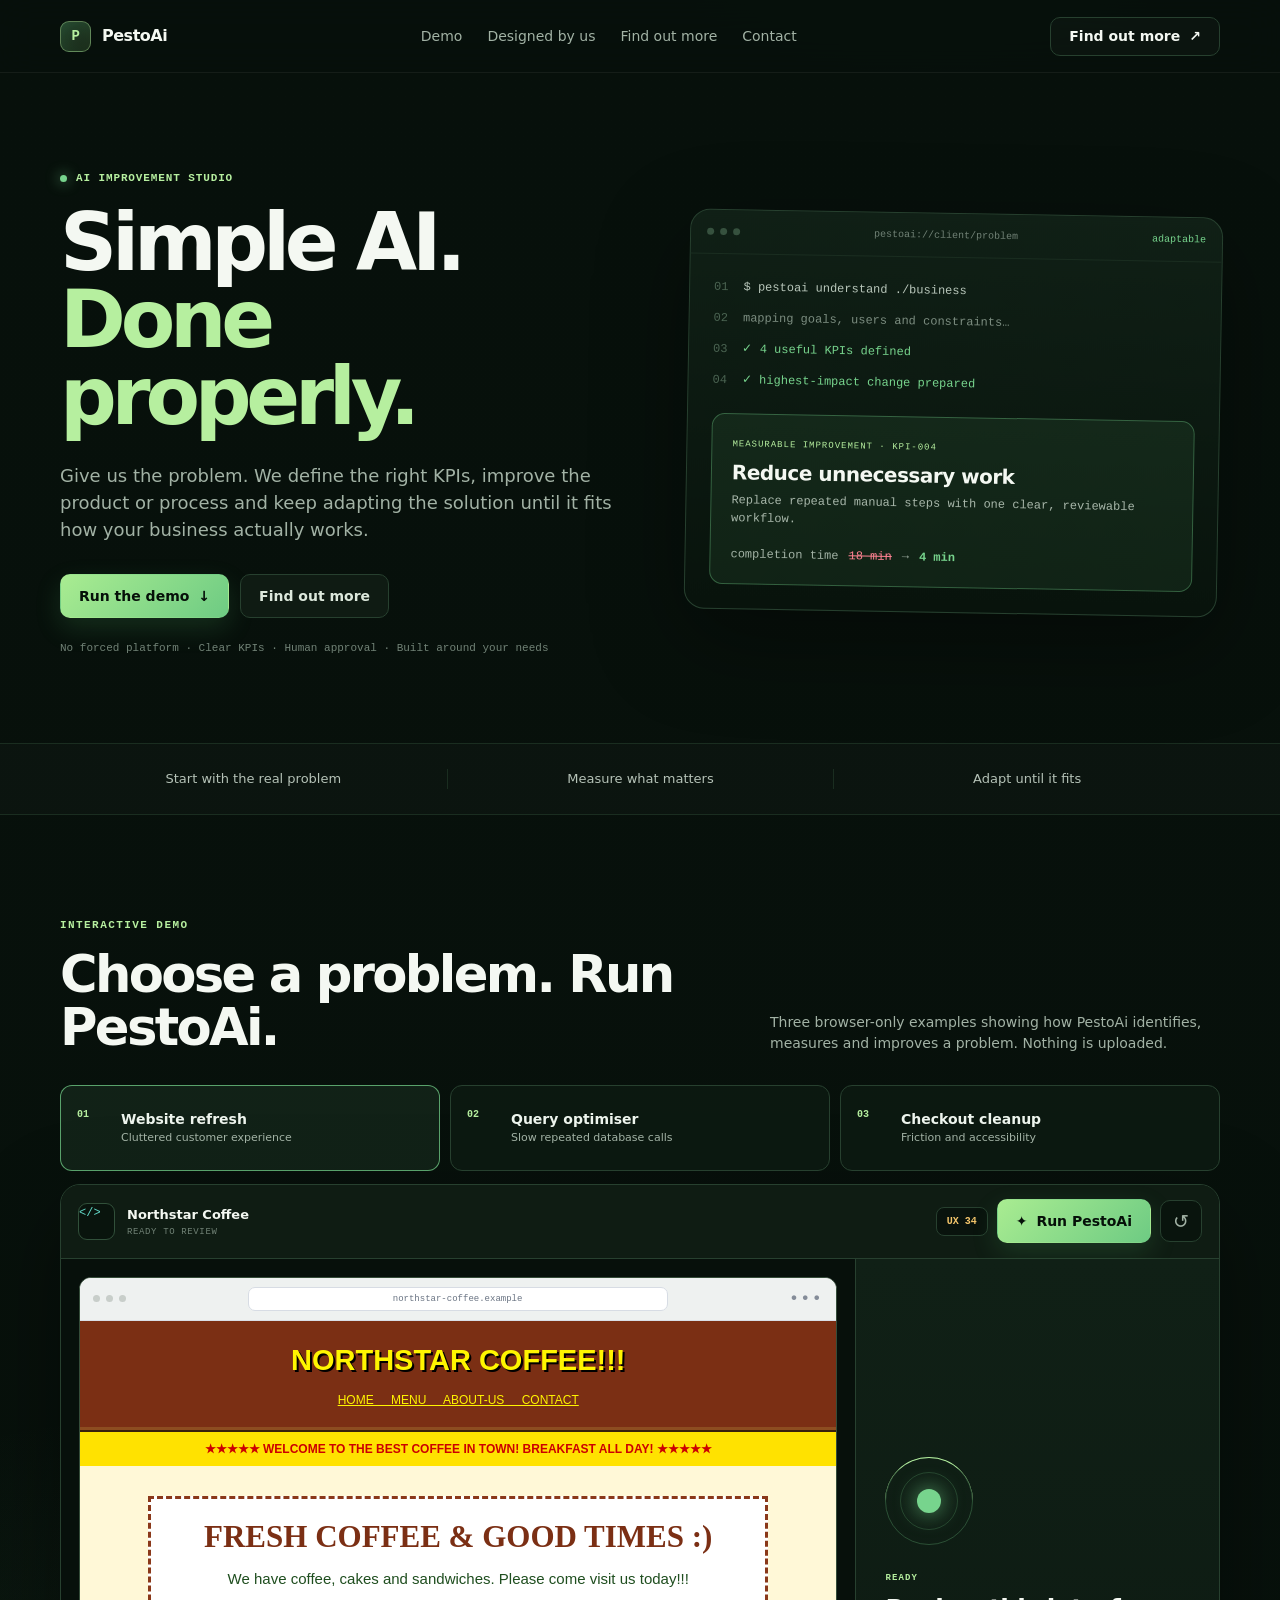
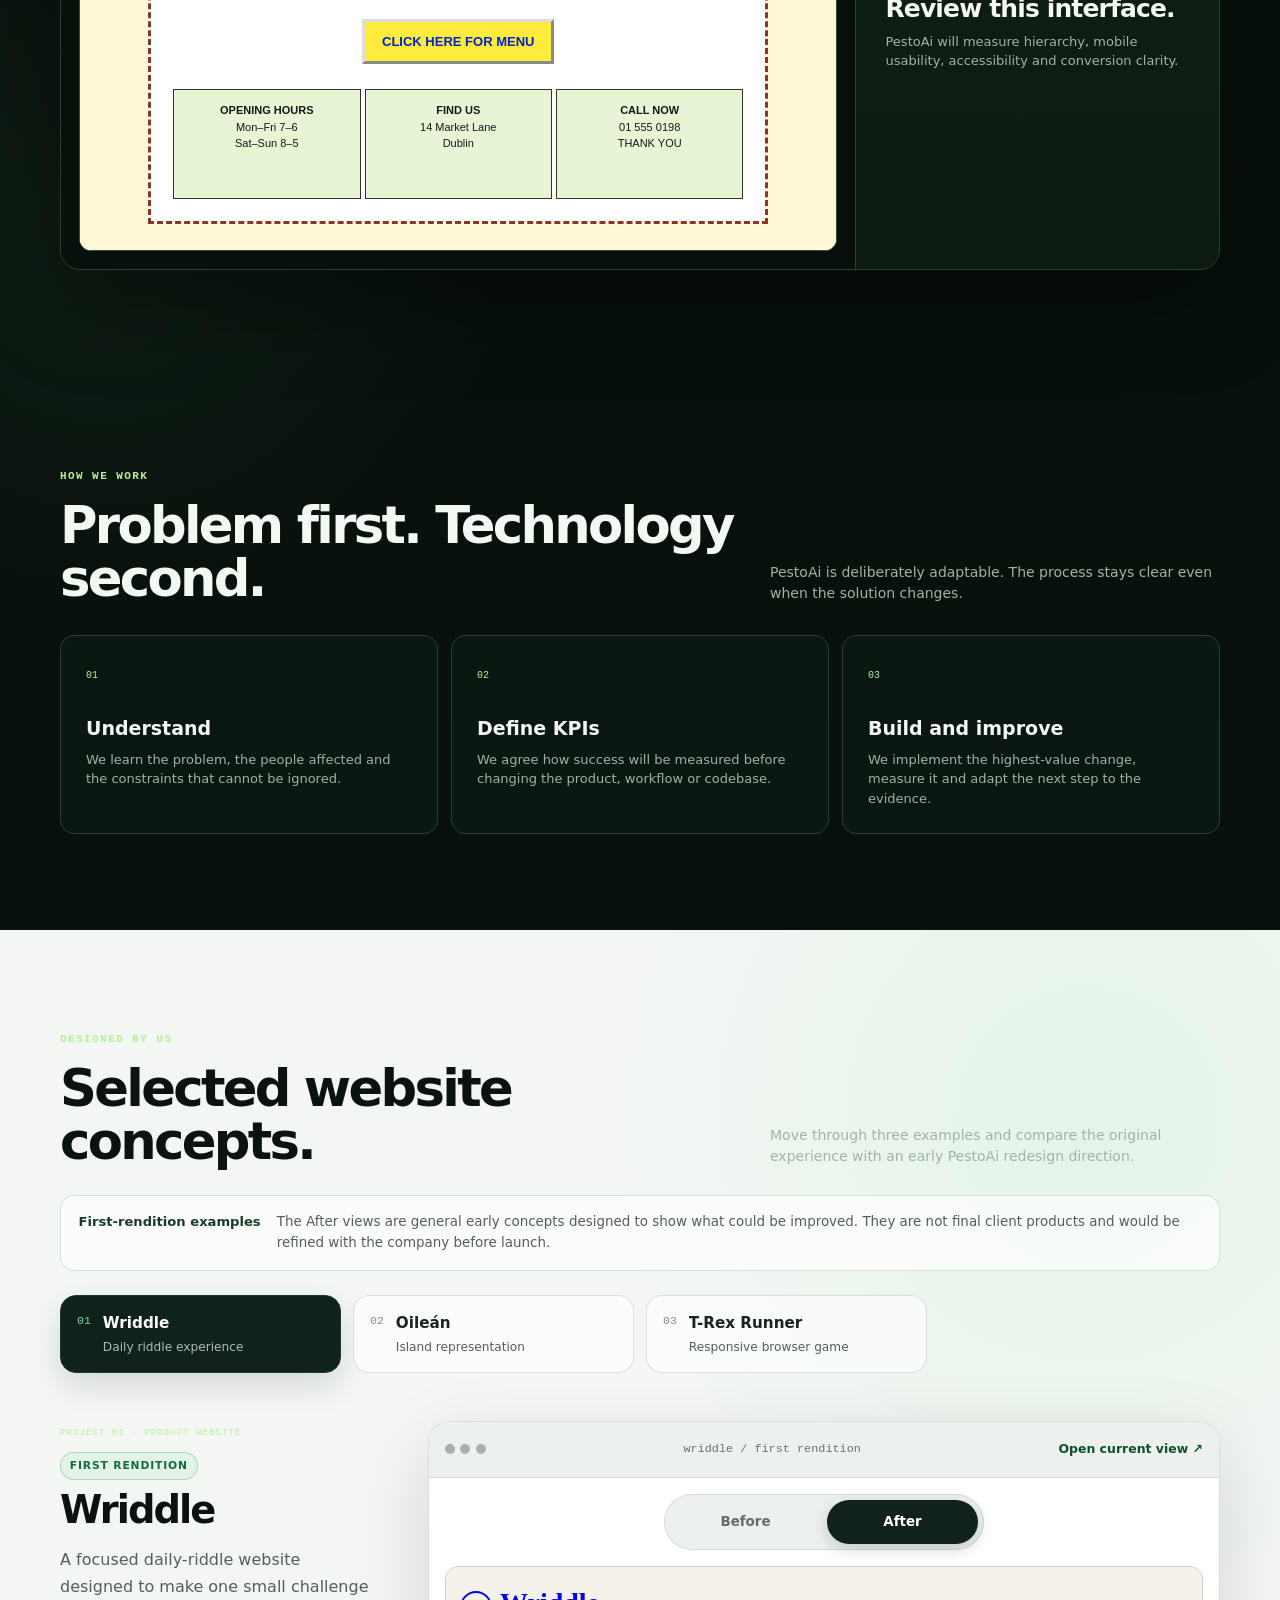
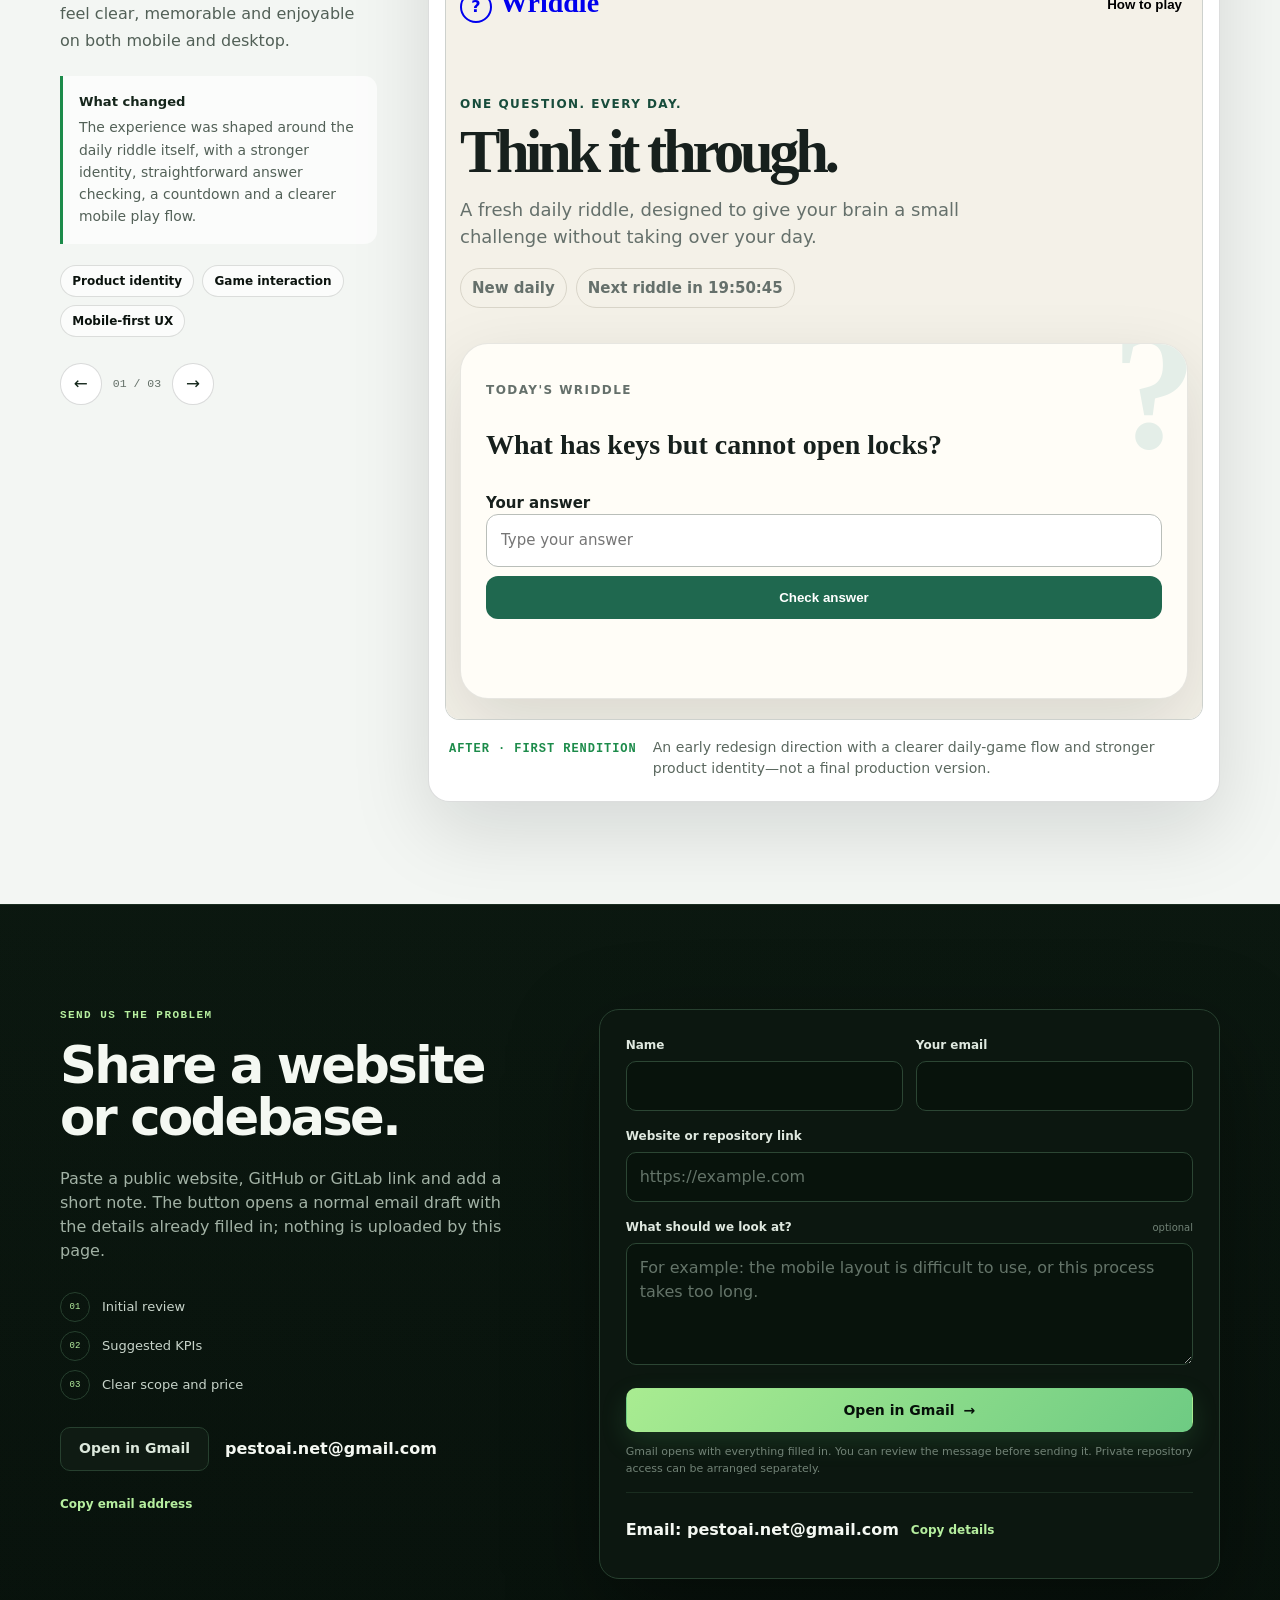
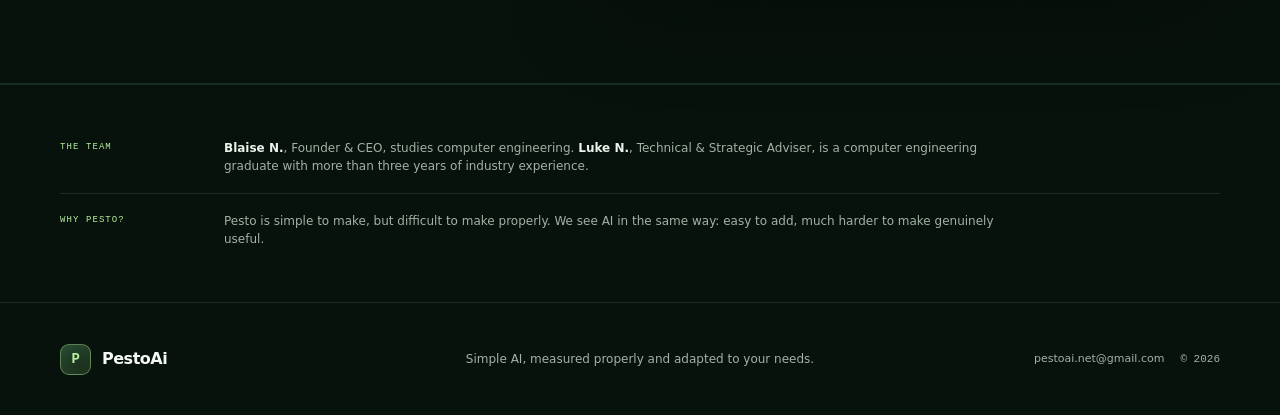
<file: index.html>
<!doctype html>
<html lang="en">
<head>
  <meta charset="utf-8">
  <meta name="viewport" content="width=device-width, initial-scale=1">
  <meta name="theme-color" content="#07100b">
  <meta name="description" content="PestoAi finds the problem worth fixing, defines the right KPIs and builds practical AI improvements around the way your business already works.">
  <title>PestoAi — Simple AI, done properly.</title>
  <link rel="icon" href="assets/pestoai-mark.svg" type="image/svg+xml">
  <link rel="stylesheet" href="styles.css">
  <link rel="stylesheet" href="contact-email.css?v=3">
  <link rel="stylesheet" href="designed-by-us.css?v=5">
  <script src="script.js" defer></script>
  <script src="contact-email.js?v=3" defer></script>
  <script src="designed-by-us.js?v=5" defer></script>
</head>
<body>
  <a class="skip-link" href="#main">Skip to content</a>

  <header class="site-header">
    <div class="shell header-inner">
      <a class="brand" href="#top" aria-label="PestoAi home">
        <span class="brand-mark" aria-hidden="true">P</span>
        <span>PestoAi</span>
      </a>

      <nav class="desktop-nav" aria-label="Primary navigation">
        <a href="#demo">Demo</a>
        <a href="#designed">Designed by us</a>
        <button class="nav-button" type="button" data-open-dialog="aboutDialog">Find out more</button>
        <a href="#contact">Contact</a>
      </nav>

      <button class="button button-small button-ghost header-cta" type="button" data-open-dialog="aboutDialog">
        Find out more <span aria-hidden="true">↗</span>
      </button>

      <button class="menu-button" id="menuButton" type="button" aria-label="Open navigation" aria-expanded="false" aria-controls="mobileMenu">
        <span></span><span></span>
      </button>
    </div>

    <nav class="mobile-menu shell" id="mobileMenu" aria-label="Mobile navigation" hidden>
      <a href="#demo">Demo</a>
      <a href="#designed">Designed by us</a>
      <button type="button" data-open-dialog="aboutDialog">Find out more</button>
      <a href="#contact">Contact</a>
    </nav>
  </header>

  <main id="main">
    <section class="hero shell" id="top">
      <div class="hero-copy">
        <p class="status-pill"><span aria-hidden="true"></span> AI improvement studio</p>
        <h1>Simple AI.<br><em>Done properly.</em></h1>
        <p class="hero-text">
          Give us the problem. We define the right KPIs, improve the product or process and keep adapting the solution until it fits how your business actually works.
        </p>
        <div class="hero-actions">
          <a class="button button-primary" href="#demo">Run the demo <span aria-hidden="true">↓</span></a>
          <button class="button button-secondary" type="button" data-open-dialog="aboutDialog">Find out more</button>
        </div>
        <div class="hero-note">No forced platform · Clear KPIs · Human approval · Built around your needs</div>
      </div>

      <div class="hero-console" aria-label="PestoAi analysis preview">
        <div class="console-top">
          <div class="dots" aria-hidden="true"><i></i><i></i><i></i></div>
          <span class="mono">pestoai://client/problem</span>
          <span class="mono secure">adaptable</span>
        </div>
        <div class="console-body mono">
          <p class="console-line"><span>01</span><span>$ pestoai understand ./business</span></p>
          <p class="console-line dim"><span>02</span><span>mapping goals, users and constraints…</span></p>
          <p class="console-line"><span>03</span><span class="ok">✓ 4 useful KPIs defined</span></p>
          <p class="console-line"><span>04</span><span class="ok">✓ highest-impact change prepared</span></p>
          <div class="finding-card">
            <small>MEASURABLE IMPROVEMENT · KPI-004</small>
            <h2>Reduce unnecessary work</h2>
            <p>Replace repeated manual steps with one clear, reviewable workflow.</p>
            <div class="finding-metric">
              <span>completion time</span><del>18 min</del><span>→</span><strong>4 min</strong>
            </div>
          </div>
        </div>
      </div>
    </section>

    <section class="proof-strip" aria-label="PestoAi principles">
      <div class="shell proof-inner">
        <span>Start with the real problem</span>
        <span>Measure what matters</span>
        <span>Adapt until it fits</span>
      </div>
    </section>

    <section class="demo-section" id="demo">
      <div class="shell">
        <div class="section-heading">
          <div>
            <p class="eyebrow">Interactive demo</p>
            <h2>Choose a problem. Run PestoAi.</h2>
          </div>
          <p>Three browser-only examples showing how PestoAi identifies, measures and improves a problem. Nothing is uploaded.</p>
        </div>

        <div class="scenario-tabs" role="tablist" aria-label="Demo examples">
          <button class="scenario-tab active" type="button" role="tab" aria-selected="true" data-scenario="coffee">
            <span class="mono">01</span><b>Website refresh</b><small>Cluttered customer experience</small>
          </button>
          <button class="scenario-tab" type="button" role="tab" aria-selected="false" data-scenario="queries">
            <span class="mono">02</span><b>Query optimiser</b><small>Slow repeated database calls</small>
          </button>
          <button class="scenario-tab" type="button" role="tab" aria-selected="false" data-scenario="checkout">
            <span class="mono">03</span><b>Checkout cleanup</b><small>Friction and accessibility</small>
          </button>
        </div>

        <div class="demo-workbench" id="demoWorkbench">
          <div class="workbench-toolbar">
            <div class="project-id">
              <span class="code-icon mono">&lt;/&gt;</span>
              <div><strong id="projectName">Northstar Coffee</strong><span class="mono" id="projectStatus">ready to review</span></div>
            </div>
            <div class="toolbar-actions">
              <span class="score-chip mono" id="scoreChip">UX 34</span>
              <button class="button button-primary run-button" id="runPestoAi" type="button">
                <span aria-hidden="true">✦</span> Run PestoAi
              </button>
              <button class="icon-button" id="resetDemo" type="button" aria-label="Reset current demo" title="Reset demo">↺</button>
            </div>
          </div>

          <div class="demo-grid">
            <div class="preview-column">
              <div class="browser-frame">
                <div class="browser-top">
                  <div class="traffic-lights" aria-hidden="true"><span></span><span></span><span></span></div>
                  <div class="address-bar mono" id="addressBar">northstar-coffee.example</div>
                  <span class="browser-more" aria-hidden="true">•••</span>
                </div>
                <div class="preview-wrap" id="previewWrap" aria-live="polite"></div>
                <div class="scan-overlay" id="scanOverlay" aria-hidden="true">
                  <span class="scan-line"></span>
                  <div class="scan-status mono"><span id="scanLabel">Reading interface…</span><strong id="scanPercent">0%</strong></div>
                </div>
              </div>
            </div>

            <aside class="analysis-column" aria-live="polite">
              <div class="analysis-panel" id="analysisEmpty">
                <div class="radar" aria-hidden="true"><i></i><span></span></div>
                <p class="analysis-label mono">READY</p>
                <h3 id="emptyTitle">Review this interface.</h3>
                <p id="emptyText">PestoAi will define useful KPIs and identify the clearest improvement.</p>
              </div>

              <div class="analysis-panel" id="analysisRunning" hidden>
                <p class="analysis-label mono"><span class="live-dot"></span> ANALYSING</p>
                <h3 id="runningTitle">Understanding the problem</h3>
                <div class="progress-track"><span id="analysisProgress"></span></div>
                <ul class="scan-log mono" id="scanLog"></ul>
              </div>

              <div class="analysis-panel" id="analysisResults" hidden>
                <div class="results-head">
                  <div><p class="analysis-label mono">PESTOAI REPORT</p><h3>Suggested improvements</h3></div>
                  <span class="impact-badge">High impact</span>
                </div>
                <div class="suggestion-list" id="suggestionList"></div>
                <button class="button button-primary apply-button" id="applyPestoAi" type="button">Apply improvements <span aria-hidden="true">→</span></button>
              </div>

              <div class="analysis-panel" id="analysisComplete" hidden>
                <div class="complete-icon" aria-hidden="true">✓</div>
                <p class="analysis-label mono">IMPROVEMENT COMPLETE</p>
                <h3 id="completeTitle">Upgrade applied.</h3>
                <p id="completeText">The recommended changes are now visible in the preview.</p>
                <div class="metric-grid" id="metricGrid"></div>
                <div class="complete-actions">
                  <button class="button button-secondary" id="toggleBeforeAfter" type="button">Show before</button>
                  <button class="text-button" id="viewChanges" type="button">View changes</button>
                </div>
              </div>
            </aside>
          </div>

          <div class="changelog mono" id="changeLog" hidden>
            <div class="changelog-head"><span id="changeLogTitle">pestoai.patch</span><button id="closeChangeLog" type="button" aria-label="Close change log">×</button></div>
            <div id="changeLogBody"></div>
          </div>
        </div>
      </div>
    </section>

    <section class="process-section shell" id="how">
      <div class="section-heading compact-heading">
        <div><p class="eyebrow">How we work</p><h2>Problem first. Technology second.</h2></div>
        <p>PestoAi is deliberately adaptable. The process stays clear even when the solution changes.</p>
      </div>
      <ol class="steps">
        <li><span class="mono">01</span><div><h3>Understand</h3><p>We learn the problem, the people affected and the constraints that cannot be ignored.</p></div></li>
        <li><span class="mono">02</span><div><h3>Define KPIs</h3><p>We agree how success will be measured before changing the product, workflow or codebase.</p></div></li>
        <li><span class="mono">03</span><div><h3>Build and improve</h3><p>We implement the highest-value change, measure it and adapt the next step to the evidence.</p></div></li>
      </ol>
    </section>

    <section class="designed-section" id="designed" aria-labelledby="designedTitle">
      <div class="shell">
        <div class="section-heading designed-heading">
          <div>
            <p class="eyebrow">Designed by us</p>
            <h2 id="designedTitle">Selected website concepts.</h2>
          </div>
          <p>Move through three examples and compare the original experience with an early PestoAi redesign direction.</p>        
        </div>

        <div class="designed-concept-note" role="note">
          <strong>First-rendition examples</strong>
          <span>The After views are general early concepts designed to show what could be improved. They are not final client products and would be refined with the company before launch.</span>
        </div>

        <div class="designed-project-tabs" role="tablist" aria-label="Designed by PestoAi projects">
          <button class="designed-project-tab is-active" type="button" role="tab" aria-selected="true" data-designed-project="wriddle">
            <span class="mono">01</span><strong>Wriddle</strong><small>Daily riddle experience</small>
          </button>
          <button class="designed-project-tab" type="button" role="tab" aria-selected="false" data-designed-project="oilean">
            <span class="mono">02</span><strong>Oileán</strong><small>Island representation</small>
          </button>
          <button class="designed-project-tab" type="button" role="tab" aria-selected="false" data-designed-project="trex-runner">
            <span class="mono">03</span><strong>T-Rex Runner</strong><small>Responsive browser game</small>
          </button>
        </div>

        <article class="designed-showcase" data-designed-showcase>
          <div class="designed-project-copy">
            <div class="designed-project-meta">
              <p class="mini-label mono" id="designedProjectNumber">PROJECT 01 · PRODUCT WEBSITE</p>
              <span class="designed-status" id="designedProjectStatus">FIRST RENDITION</span>
            </div>
            <h3 id="designedProjectName">Wriddle</h3>
            <p id="designedProjectSummary">A focused daily-riddle website designed to make one small challenge feel clear, memorable and enjoyable on both mobile and desktop.</p>
            <div class="designed-outcome" id="designedProjectOutcome">
              <strong>What changed</strong>
              <p>The experience was shaped around the daily riddle itself, with a stronger identity, straightforward answer checking, a countdown and a clearer mobile play flow.</p>
            </div>
            <div class="designed-tags" id="designedProjectTags" aria-label="Project services">
              <span>Product identity</span><span>Game interaction</span><span>Mobile-first UX</span>
            </div>

            <div class="designed-project-nav" aria-label="Project navigation">
              <button class="designed-arrow" id="designedPrevious" type="button" aria-label="Previous project">←</button>
              <span class="mono" id="designedProjectCount">01 / 03</span>
              <button class="designed-arrow" id="designedNext" type="button" aria-label="Next project">→</button>
            </div>
          </div>

          <div class="designed-preview-card">
            <div class="designed-browser-bar">
              <div class="designed-window-dots" aria-hidden="true"><span></span><span></span><span></span></div>
              <span class="designed-address mono" id="designedAddress">wriddle / first rendition</span>
              <a class="designed-open-link" id="designedOpenLink" href="designed-sites/wriddle/after/index.html" target="_blank" rel="noopener">Open current view ↗</a>
            </div>

            <div class="designed-view-controls" id="designedViewControls" role="group" aria-label="Choose website version">
              <button class="designed-view-button" type="button" data-designed-view="before" aria-pressed="false">Before</button>
              <button class="designed-view-button is-active" type="button" data-designed-view="after" aria-pressed="true">After</button>
            </div>

            <div class="designed-frame-wrap" data-designed-frame-wrap>
              <div class="designed-loading" aria-hidden="true"><span></span><small class="mono">LOADING VIEW</small></div>
              <iframe
                id="designedSiteFrame"
                title="First-rendition redesign of the Wriddle website"
                src="designed-sites/wriddle/after/index.html"
                loading="lazy"
                sandbox="allow-scripts allow-forms allow-same-origin allow-popups allow-popups-to-escape-sandbox"
                referrerpolicy="no-referrer"
              ></iframe>
            </div>

            <div class="designed-caption">
              <span class="mono" id="designedViewLabel">AFTER · FIRST RENDITION</span>
              <p id="designedViewDescription">An early redesign direction with a clearer daily-game flow and stronger product identity—not a final production version.</p>
            </div>
          </div>
        </article>
      </div>
    </section>

    <section class="generator-section" id="redesign" hidden>
      <div class="shell generator-grid">
        <div class="generator-copy">
          <p class="eyebrow">Try PestoAi</p>
          <h2>!Coming soon! See a cleaner version of your site.</h2>
          <p>Paste a public webpage link. PestoAi reads that page and creates a new, standalone <code>index.html</code> that you can preview and download.</p>
          <ul class="generator-notes">
            <li>One public page at a time</li>
            <li>6,000 output-token limit</li>
            <li>Private, login-only and bot-blocked pages cannot be read</li>
          </ul>

          <form class="generator-form" id="siteGeneratorForm" action="generate-site.php" method="post">
            <label><span>Website link</span><input type="url" name="site_url" placeholder="https://example.com" required></label>
            <label><span>What should improve? <small>optional</small></span><textarea name="brief" rows="3" maxlength="1200" placeholder="For example: simplify it, improve mobile layout and make the main action clearer."></textarea></label>
            <label class="honeypot" aria-hidden="true">Leave this blank<input type="text" name="company_website" tabindex="-1" autocomplete="off"></label>
            <button class="button button-primary generator-submit" type="submit">Generate redesign <span aria-hidden="true">✦</span></button>
            <p class="generator-status" id="generatorStatus" role="status" aria-live="polite"></p>
          </form>
        </div>

        <div class="generator-result" id="generatorResult" hidden>
          <div class="generator-empty" id="generatorEmpty">
            <span class="mono">index.html</span>
            <h3>Your generated preview appears here.</h3>
            <p>The output is displayed in a restricted preview before you download it.</p>
          </div>
          <div class="generator-preview" id="generatorPreview" hidden>
            <div class="generator-toolbar">
              <span class="mono" id="generatedFileName">generated/index.html</span>
              <div>
                <button class="text-button" id="viewGeneratedHtml" type="button">View HTML</button>
                <button class="button button-small button-secondary" id="downloadGeneratedHtml" type="button">Download index.html</button>
              </div>
            </div>
            <iframe id="generatedSiteFrame" title="Generated website preview" sandbox="allow-scripts" referrerpolicy="no-referrer"></iframe>
            <pre class="generated-code" id="generatedCode" hidden><code></code></pre>
            <p class="generator-usage mono" id="generatorUsage"></p>
          </div>
        </div>
      </div>
    </section>

    <section class="contact-section" id="contact">
      <div class="shell contact-grid">
        <div class="contact-copy">
          <p class="eyebrow">Send us the problem</p>
          <h2>Share a website or codebase.</h2>
          <p>Paste a public website, GitHub or GitLab link and add a short note. The button opens a normal email draft with the details already filled in; nothing is uploaded by this page.</p>
          <div class="contact-points">
            <span><i aria-hidden="true">01</i> Initial review</span>
            <span><i aria-hidden="true">02</i> Suggested KPIs</span>
            <span><i aria-hidden="true">03</i> Clear scope and price</span>
          </div>
          <div class="contact-actions">
            <a class="button button-secondary" href="https://mail.google.com/mail/?view=cm&amp;fs=1&amp;tf=1&amp;to=pestoai.net%40gmail.com&amp;su=PestoAi%20enquiry" target="_blank" rel="noopener">Open in Gmail</a>
            <span class="contact-email-address">pestoai.net@gmail.com</span>
            <button class="text-button" id="copyEmail" type="button">Copy email address</button>
          </div>
        </div>

        <form class="review-form" id="reviewForm">
          <div class="form-row">
            <label><span>Name</span><input type="text" name="name" autocomplete="name" maxlength="100" required></label>
            <label><span>Your email</span><input type="email" name="email" autocomplete="email" inputmode="email" maxlength="160" required></label>
          </div>
          <label><span>Website or repository link</span><input type="url" name="project_url" placeholder="https://example.com" autocomplete="url" inputmode="url" autocapitalize="none" spellcheck="false" maxlength="500" required></label>
          <label><span>What should we look at? <small>optional</small></span><textarea name="problem" rows="4" maxlength="1500" placeholder="For example: the mobile layout is difficult to use, or this process takes too long."></textarea></label>
          <button class="button button-primary form-submit" type="submit">Open in Gmail <span aria-hidden="true">→</span></button>
          <p class="form-note">Gmail opens with everything filled in. You can review the message before sending it. Private repository access can be arranged separately.</p>
          <p class="form-status" id="formStatus" role="status" aria-live="polite"></p>
          <div class="form-fallback contact-email-actions" id="formFallback">
            <span class="contact-email-address">Email: pestoai.net@gmail.com</span>
            <button class="text-button" id="copySubmission" type="button">Copy details</button>
          </div>
        </form>
      </div>
    </section>

    <section class="compact-about" aria-label="About PestoAi">
      <div class="shell compact-about-inner">
        <article>
          <p class="mini-label mono">THE TEAM</p>
          <p><strong>Blaise N.</strong>, Founder &amp; CEO, studies computer engineering. <strong>Luke N.</strong>, Technical &amp; Strategic Adviser, is a computer engineering graduate with more than three years of industry experience.</p>
        </article>
        <article>
          <p class="mini-label mono">WHY PESTO?</p>
          <p>Pesto is simple to make, but difficult to make properly. We see AI in the same way: easy to add, much harder to make genuinely useful.</p>
        </article>
      </div>
    </section>
  </main>

  <footer class="site-footer">
    <div class="shell footer-inner">
      <a class="brand" href="#top" aria-label="PestoAi home"><span class="brand-mark" aria-hidden="true">P</span><span>PestoAi</span></a>
      <p>Simple AI, measured properly and adapted to your needs.</p>
      <div class="footer-meta"><a href="https://mail.google.com/mail/?view=cm&amp;fs=1&amp;tf=1&amp;to=pestoai.net%40gmail.com&amp;su=PestoAi%20enquiry" target="_blank" rel="noopener">pestoai.net@gmail.com</a><span class="mono">© <span id="year"></span></span></div>
    </div>
  </footer>

  <dialog class="about-dialog" id="aboutDialog" aria-labelledby="aboutTitle">
    <div class="dialog-shell">
      <button class="dialog-close" type="button" data-close-dialog aria-label="Close">×</button>
      <div class="dialog-intro">
        <p class="eyebrow">Find out more</p>
        <h2 id="aboutTitle">An adaptable AI company, not another fixed tool.</h2>
        <p>PestoAi starts with the specific problem your business needs to solve. We define meaningful KPIs, understand the systems you already use, build the improvement and measure whether it worked. The technology can change; the focus on measurable value does not.</p>
      </div>

      <div class="dialog-detail-grid">
        <article><span class="mono">01</span><h3>You bring the problem</h3><p>A slow process, weak conversion, confusing website, expensive workflow, poor visibility or underperforming codebase.</p></article>
        <article><span class="mono">02</span><h3>We define the KPIs</h3><p>Before building, we agree what improvement means: time saved, errors reduced, conversion raised, cost lowered or quality improved.</p></article>
        <article><span class="mono">03</span><h3>We adapt the solution</h3><p>We work around your existing stack and constraints. It may be an AI workflow, code change, interface redesign, automation or a combination.</p></article>
        <article><span class="mono">04</span><h3>We measure and refine</h3><p>Results are compared with the agreed KPIs. The next change is based on evidence, not on adding technology for its own sake.</p></article>
      </div>

      <div class="pricing-heading">
        <div><p class="eyebrow">Simple pricing</p><h2>Start small. Expand when it works.</h2></div>
        <p>Final scope is confirmed after reviewing the problem. Prices exclude VAT where applicable.</p>
      </div>

      <div class="pricing-grid">
        <article class="price-card">
          <p class="price-label mono">FIRST FIX</p>
          <h3>€950</h3>
          <p class="price-sub">One-off pilot</p>
          <ul><li>One clearly defined problem</li><li>Initial review and KPI design</li><li>Prioritised improvement plan</li><li>One implemented improvement</li><li>Before-and-after summary</li></ul>
          <a class="button button-secondary" href="#contact" data-close-dialog>Start with a pilot</a>
        </article>
        <article class="price-card featured">
          <p class="price-label mono">BUILD &amp; IMPROVE</p>
          <h3>From €2,500</h3>
          <p class="price-sub">Project engagement</p>
          <ul><li>Deeper website or codebase review</li><li>Tailored KPI framework</li><li>Design and implementation</li><li>Testing and measurable reporting</li><li>Two improvement cycles</li></ul>
          <a class="button button-primary" href="#contact" data-close-dialog>Discuss a project</a>
        </article>
        <article class="price-card">
          <p class="price-label mono">ONGOING PARTNER</p>
          <h3>From €650<span>/month</span></h3>
          <p class="price-sub">Continuous improvement</p>
          <ul><li>Monthly KPI review</li><li>Prioritised improvement cycle</li><li>Experiments and optimisation</li><li>Technical and product support</li><li>No long-term lock-in</li></ul>
          <a class="button button-secondary" href="#contact" data-close-dialog>Talk about ongoing work</a>
        </article>
      </div>
    </div>
  </dialog>

  <div class="toast" id="toast" role="status" aria-live="polite"></div>
</body>
</html>
</file>
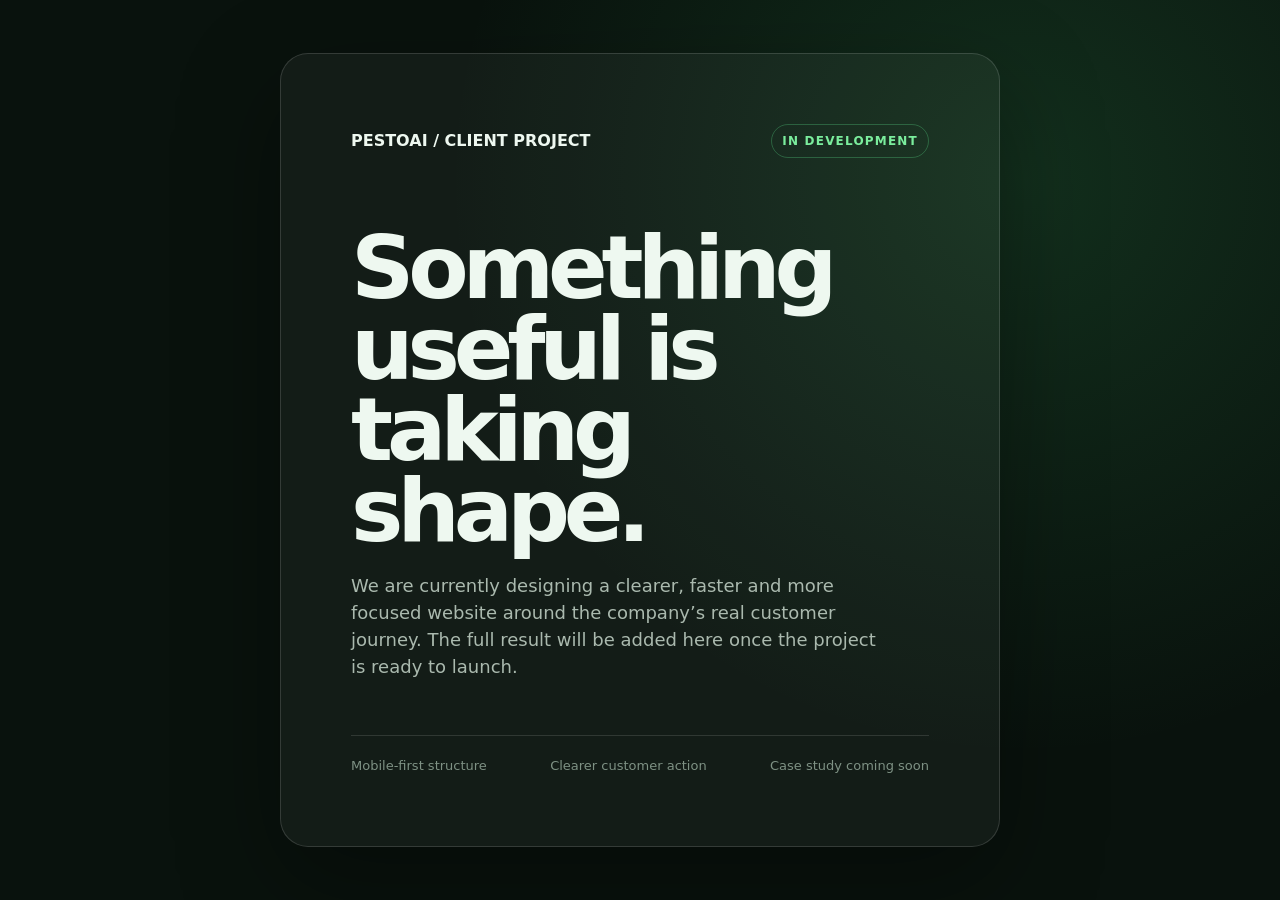
<file: designed-sites/coming-soon/preview/index.html>
<!doctype html><html lang="en"><head><meta charset="utf-8"><meta name="viewport" content="width=device-width,initial-scale=1"><title>Client project — Coming soon</title><style>*{box-sizing:border-box}body{margin:0;background:#09120d;color:#eef8f0;font:16px/1.5 Inter,system-ui,sans-serif}.wrap{min-height:100vh;display:grid;place-items:center;padding:28px;background:radial-gradient(circle at 80% 20%,rgba(72,214,119,.15),transparent 36rem)}.card{width:min(720px,100%);padding:clamp(30px,7vw,70px);border:1px solid rgba(255,255,255,.14);border-radius:28px;background:rgba(255,255,255,.045);box-shadow:0 35px 100px rgba(0,0,0,.35)}.top{display:flex;justify-content:space-between;gap:20px;align-items:center}.brand{font-weight:900}.status{padding:7px 10px;border:1px solid rgba(94,234,143,.28);border-radius:999px;color:#7bed9d;font-size:12px;font-weight:900;letter-spacing:.1em}h1{max-width:600px;margin:70px 0 20px;font-size:clamp(48px,9vw,88px);line-height:.92;letter-spacing:-.07em}.copy{max-width:540px;color:#aab9ae;font-size:18px}.line{width:100%;height:1px;margin:55px 0 20px;background:rgba(255,255,255,.12)}.foot{display:flex;justify-content:space-between;gap:20px;color:#7e9184;font-size:13px}@media(max-width:560px){.foot{flex-direction:column}h1{margin-top:50px}}</style></head><body><main class="wrap"><section class="card"><div class="top"><div class="brand">PESTOAI / CLIENT PROJECT</div><span class="status">IN DEVELOPMENT</span></div><h1>Something useful is taking shape.</h1><p class="copy">We are currently designing a clearer, faster and more focused website around the company’s real customer journey. The full result will be added here once the project is ready to launch.</p><div class="line"></div><div class="foot"><span>Mobile-first structure</span><span>Clearer customer action</span><span>Case study coming soon</span></div></section></main></body></html>
</file>
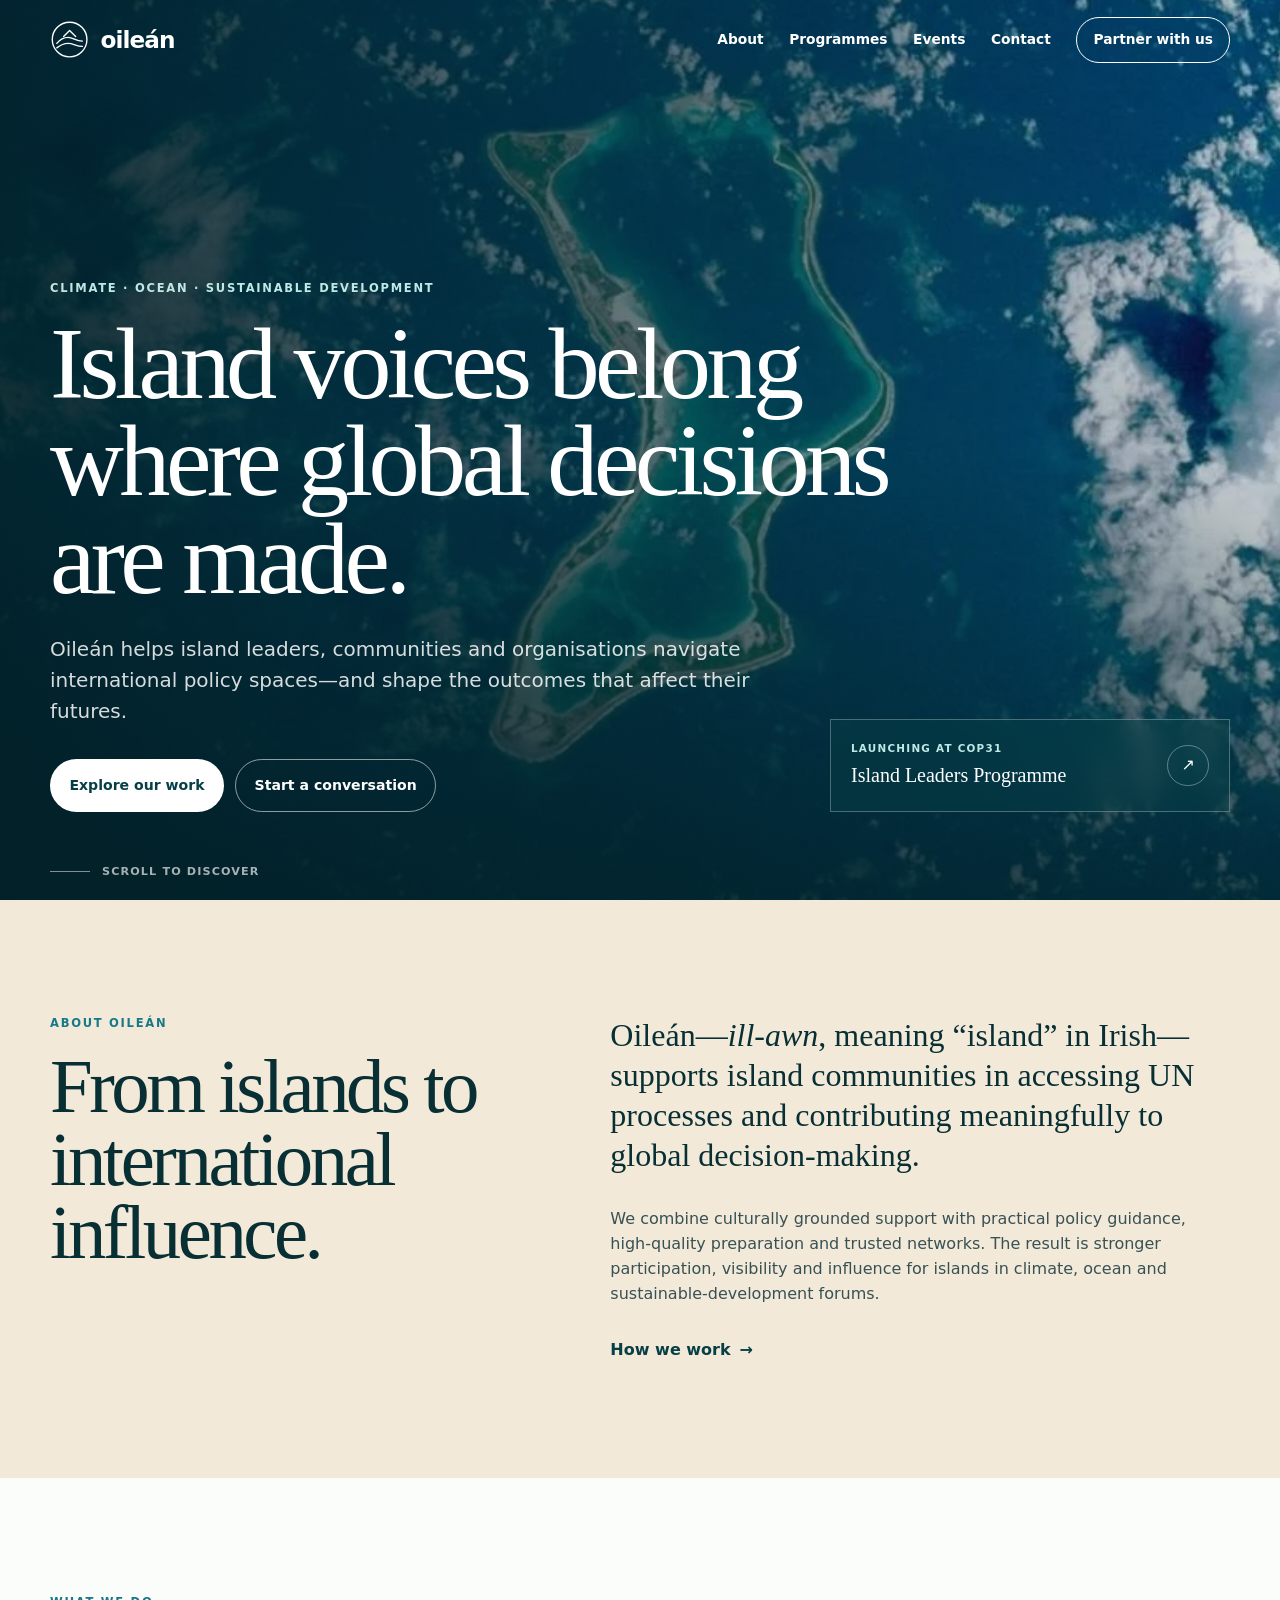
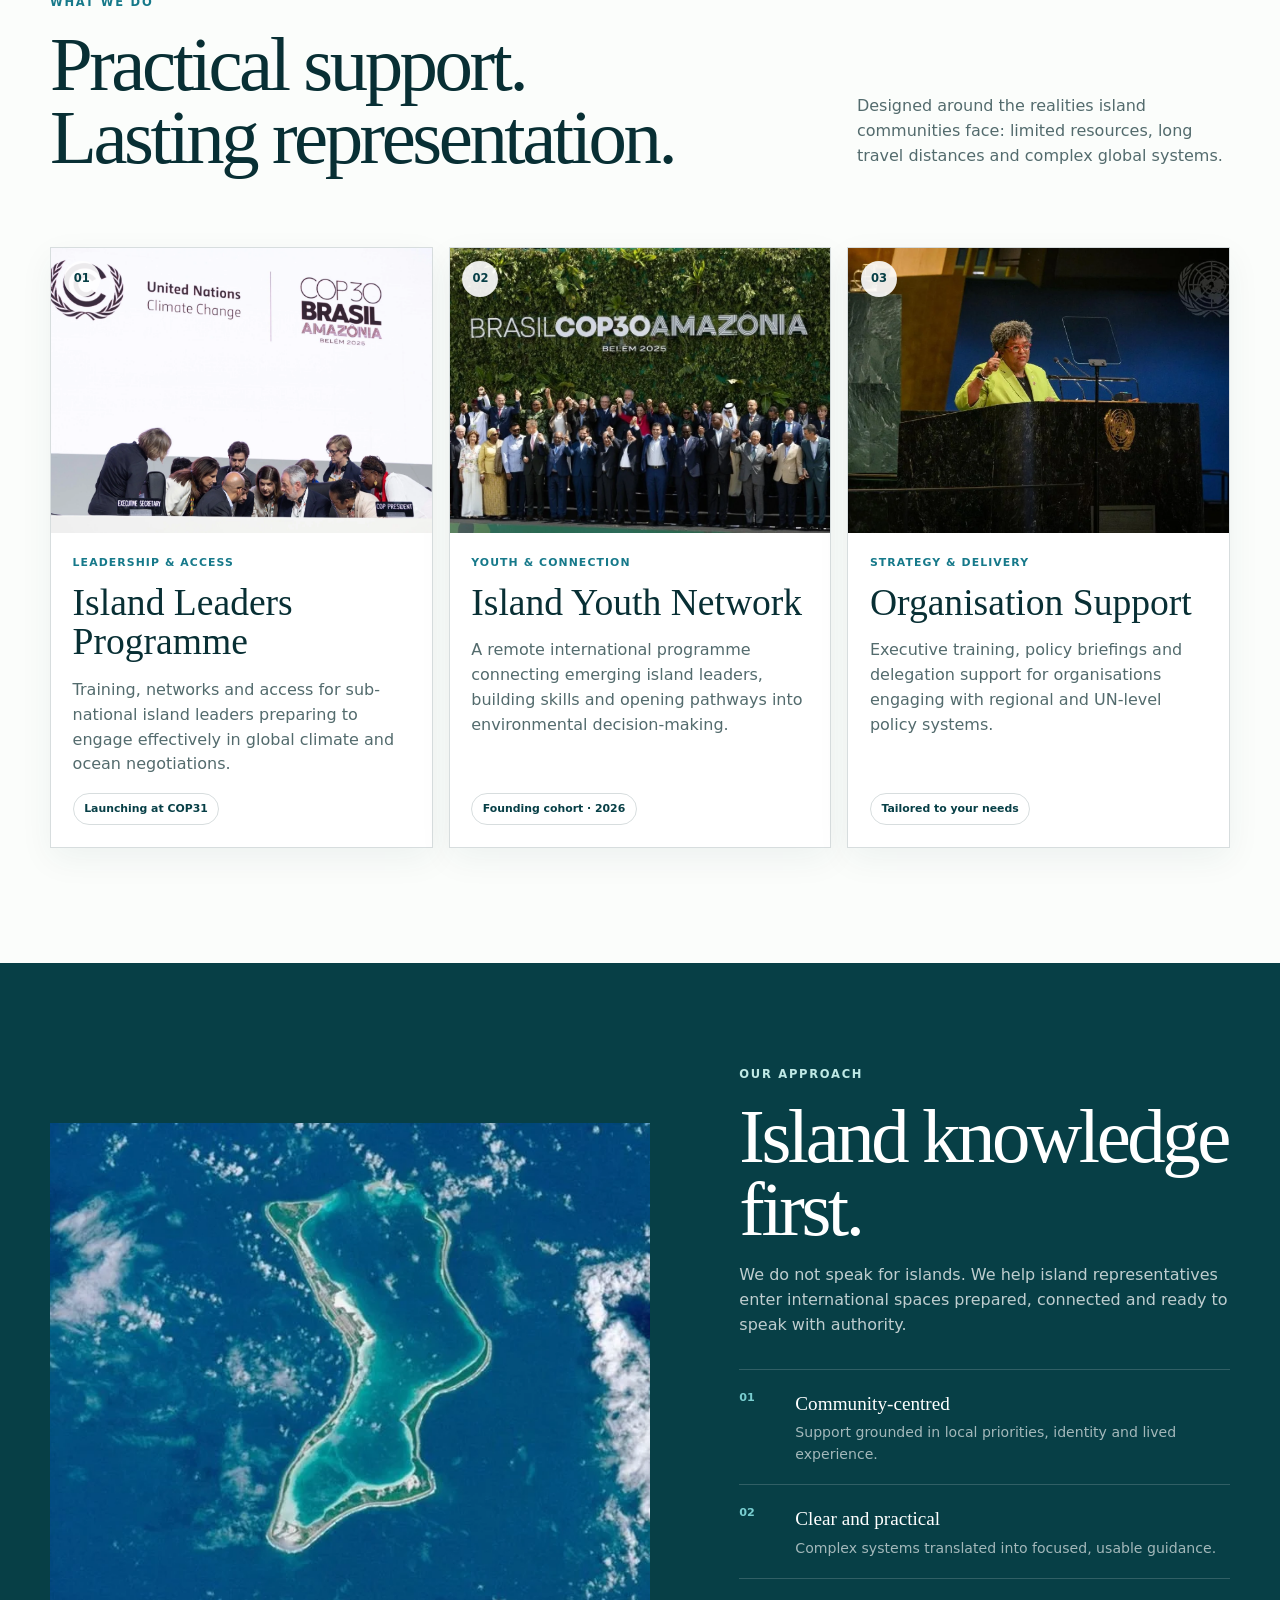
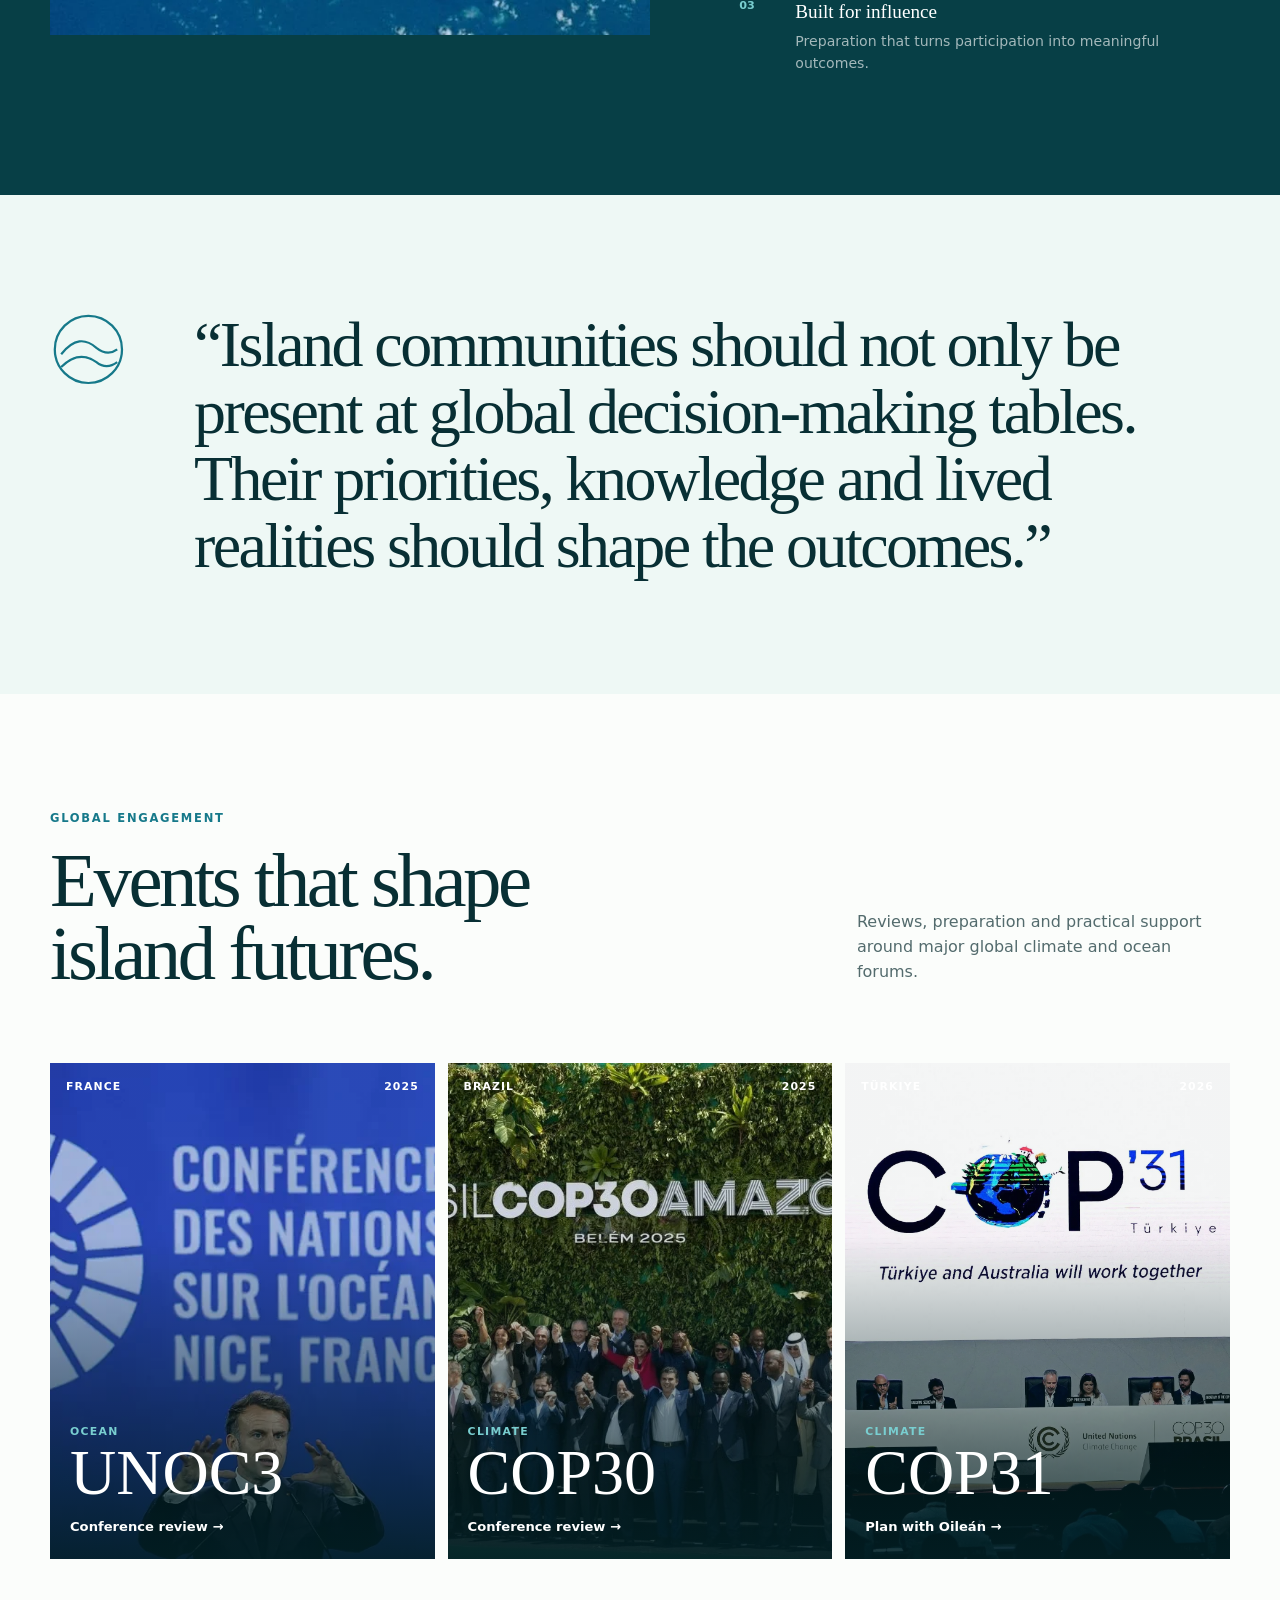
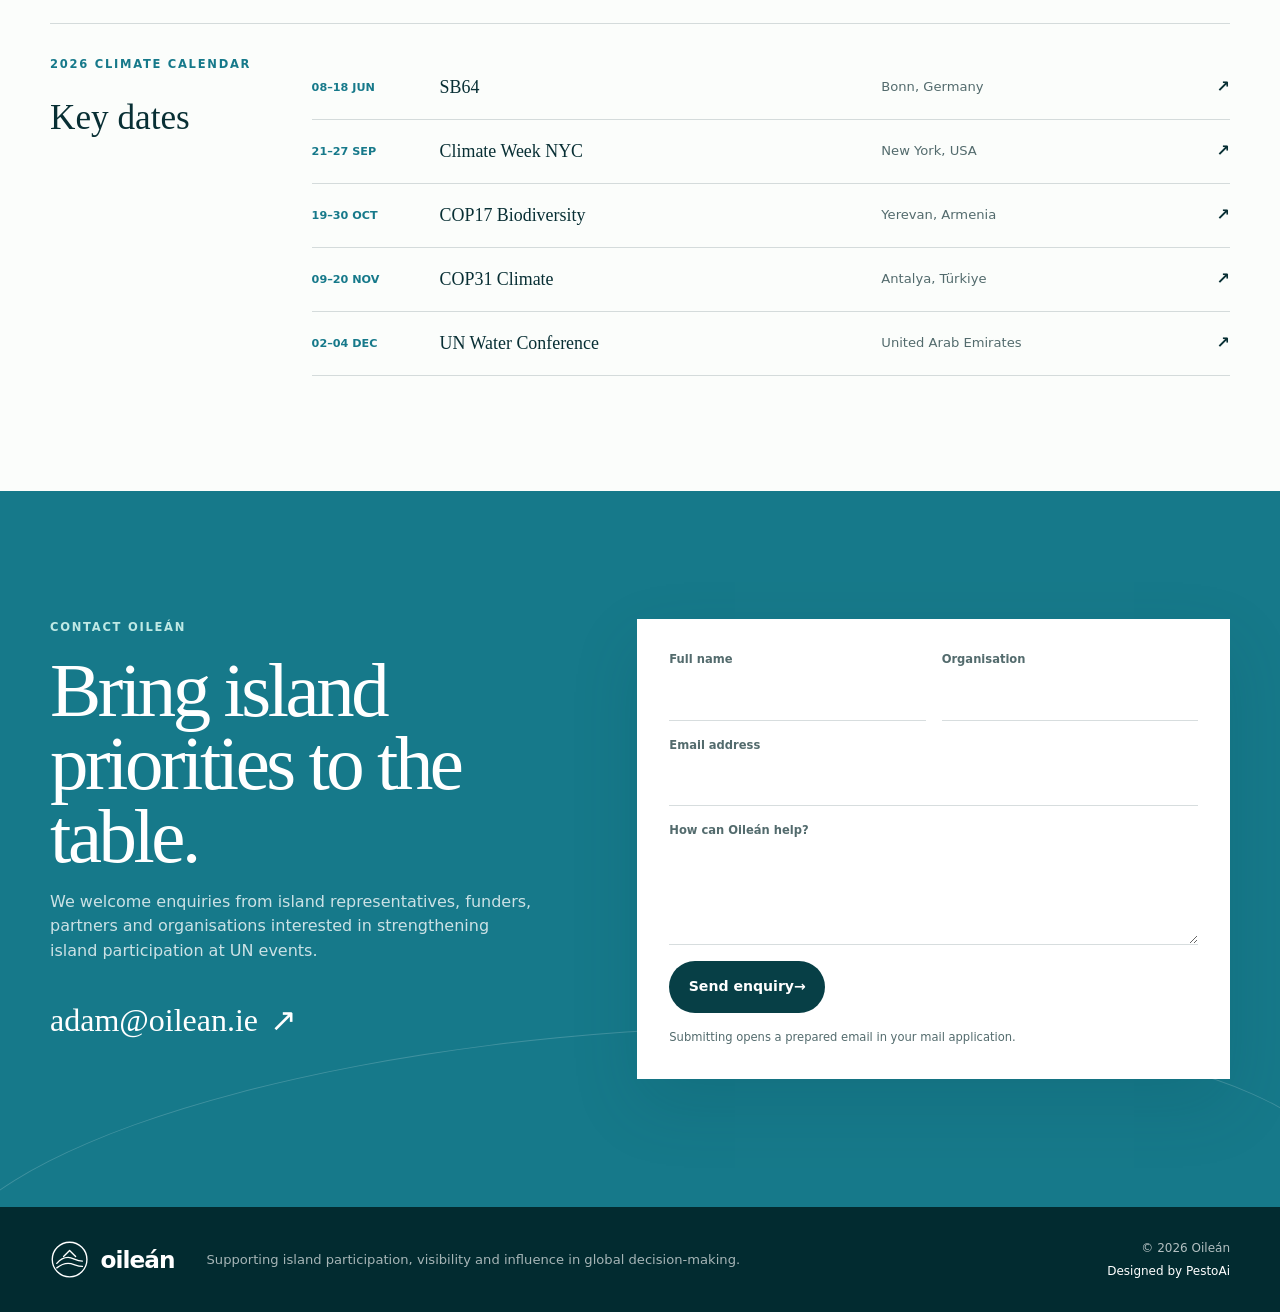
<file: designed-sites/oilean/after/index.html>
<!doctype html>
<html lang="en">
<head>
  <meta charset="utf-8">
  <meta name="viewport" content="width=device-width, initial-scale=1">
  <meta name="description" content="Oileán strengthens island participation, visibility and influence in global climate, ocean and sustainable-development decision-making.">
  <meta name="theme-color" content="#073f46">
  <title>Oileán — Island voices in global decision-making</title>
  <link rel="preload" href="assets/hero-island.webp" as="image" type="image/webp">
  <link rel="stylesheet" href="styles.css">
  <script src="script.js" defer></script>
</head>
<body>
  <a class="skip-link" href="#main">Skip to content</a>

  <header class="site-header" id="top">
    <div class="header-inner shell">
      <a class="brand" href="#top" aria-label="Oileán home">
        <svg class="brand-mark" viewBox="0 0 52 52" aria-hidden="true">
          <circle cx="26" cy="26" r="23"></circle>
          <path d="M9 31c5-6 9-8 15-8 7 0 10 5 19 5"></path>
          <path d="M9 37c5-4 10-6 15-6 7 0 11 4 19 4"></path>
          <path d="M18 22l8-8 8 8"></path>
        </svg>
        <span>oileán</span>
      </a>

      <button class="menu-toggle" type="button" aria-expanded="false" aria-controls="site-nav">
        <span class="sr-only">Toggle menu</span>
        <span></span><span></span>
      </button>

      <nav class="site-nav" id="site-nav" aria-label="Primary navigation">
        <a href="#about">About</a>
        <a href="#programmes">Programmes</a>
        <a href="#events">Events</a>
        <a href="#contact">Contact</a>
        <a class="nav-cta" href="mailto:adam@oilean.ie?subject=Partnering%20with%20Oile%C3%A1n">Partner with us</a>
      </nav>
    </div>
  </header>

  <main id="main">
    <section class="hero" aria-labelledby="hero-title">
      <div class="hero-bg" aria-hidden="true"></div>
      <div class="hero-shade" aria-hidden="true"></div>
      <div class="shell hero-content">
        <p class="eyebrow reveal">Climate · Ocean · Sustainable development</p>
        <h1 id="hero-title" class="reveal">Island voices belong where global decisions are made.</h1>
        <p class="hero-copy reveal">Oileán helps island leaders, communities and organisations navigate international policy spaces—and shape the outcomes that affect their futures.</p>
        <div class="hero-actions reveal">
          <a class="button button-primary" href="#programmes">Explore our work</a>
          <a class="button button-ghost" href="#contact">Start a conversation</a>
        </div>
      </div>

      <aside class="hero-feature reveal" aria-label="Featured programme">
        <div>
          <span class="feature-kicker">Launching at COP31</span>
          <strong>Island Leaders Programme</strong>
        </div>
        <a href="#programmes" aria-label="Learn about the Island Leaders Programme">↗</a>
      </aside>

      <div class="hero-scroll" aria-hidden="true"><span></span>Scroll to discover</div>
    </section>

    <section class="intro section" id="about">
      <div class="shell intro-grid">
        <div class="section-heading reveal">
          <p class="eyebrow dark">About Oileán</p>
          <h2>From islands to international influence.</h2>
        </div>
        <div class="intro-copy reveal">
          <p class="lead">Oileán—<em>ill-awn</em>, meaning “island” in Irish—supports island communities in accessing UN processes and contributing meaningfully to global decision-making.</p>
          <p>We combine culturally grounded support with practical policy guidance, high-quality preparation and trusted networks. The result is stronger participation, visibility and influence for islands in climate, ocean and sustainable-development forums.</p>
          <a class="text-link" href="#approach">How we work <span>→</span></a>
        </div>
      </div>
    </section>

    <section class="programmes section" id="programmes">
      <div class="shell">
        <div class="section-top reveal">
          <div>
            <p class="eyebrow dark">What we do</p>
            <h2>Practical support.<br>Lasting representation.</h2>
          </div>
          <p>Designed around the realities island communities face: limited resources, long travel distances and complex global systems.</p>
        </div>

        <div class="programme-grid">
          <article class="programme-card programme-card-featured reveal">
            <div class="card-image">
              <img src="assets/cop30-leaders.webp" alt="Delegates gathered at the COP30 climate conference" loading="lazy">
              <span class="card-number">01</span>
            </div>
            <div class="card-body">
              <p class="card-label">Leadership &amp; access</p>
              <h3>Island Leaders Programme</h3>
              <p>Training, networks and access for sub-national island leaders preparing to engage effectively in global climate and ocean negotiations.</p>
              <span class="status-pill">Launching at COP31</span>
            </div>
          </article>

          <article class="programme-card reveal">
            <div class="card-image">
              <img src="assets/cop30-group.webp" alt="International delegates gathered at COP30 in Brazil" loading="lazy">
              <span class="card-number">02</span>
            </div>
            <div class="card-body">
              <p class="card-label">Youth &amp; connection</p>
              <h3>Island Youth Network</h3>
              <p>A remote international programme connecting emerging island leaders, building skills and opening pathways into environmental decision-making.</p>
              <span class="status-pill">Founding cohort · 2026</span>
            </div>
          </article>

          <article class="programme-card reveal">
            <div class="card-image">
              <img src="assets/un-speaker.webp" alt="An island leader addressing the United Nations General Assembly" loading="lazy">
              <span class="card-number">03</span>
            </div>
            <div class="card-body">
              <p class="card-label">Strategy &amp; delivery</p>
              <h3>Organisation Support</h3>
              <p>Executive training, policy briefings and delegation support for organisations engaging with regional and UN-level policy systems.</p>
              <span class="status-pill">Tailored to your needs</span>
            </div>
          </article>
        </div>
      </div>
    </section>

    <section class="approach" id="approach">
      <div class="shell approach-grid">
        <div class="approach-image reveal">
          <img src="assets/hero-island.webp" alt="An island surrounded by blue ocean" loading="lazy">
        </div>
        <div class="approach-content reveal">
          <p class="eyebrow">Our approach</p>
          <h2>Island knowledge first.</h2>
          <p>We do not speak for islands. We help island representatives enter international spaces prepared, connected and ready to speak with authority.</p>
          <ol class="principles">
            <li><span>01</span><div><strong>Community-centred</strong><p>Support grounded in local priorities, identity and lived experience.</p></div></li>
            <li><span>02</span><div><strong>Clear and practical</strong><p>Complex systems translated into focused, usable guidance.</p></div></li>
            <li><span>03</span><div><strong>Built for influence</strong><p>Preparation that turns participation into meaningful outcomes.</p></div></li>
          </ol>
        </div>
      </div>
    </section>

    <section class="statement section">
      <div class="shell statement-inner reveal">
        <svg viewBox="0 0 48 48" aria-hidden="true"><path d="M7 27c8-10 15-10 22-4 5 4 9 4 13 1M7 35c8-8 15-8 22-3 5 4 9 3 13 0"></path><circle cx="24" cy="24" r="21"></circle></svg>
        <blockquote>“Island communities should not only be present at global decision-making tables. Their priorities, knowledge and lived realities should shape the outcomes.”</blockquote>
      </div>
    </section>

    <section class="events section" id="events">
      <div class="shell">
        <div class="section-top reveal">
          <div>
            <p class="eyebrow dark">Global engagement</p>
            <h2>Events that shape<br>island futures.</h2>
          </div>
          <p>Reviews, preparation and practical support around major global climate and ocean forums.</p>
        </div>

        <div class="featured-events">
          <article class="event-card reveal">
            <img src="assets/unoc.webp" alt="United Nations Ocean Conference in Nice, France" loading="lazy">
            <div class="event-overlay"></div>
            <div class="event-meta"><span>France</span><span>2025</span></div>
            <div class="event-title"><p>Ocean</p><h3>UNOC3</h3><span>Conference review →</span></div>
          </article>

          <article class="event-card reveal">
            <img src="assets/cop30-group.webp" alt="World leaders gathered at COP30 in Belém, Brazil" loading="lazy">
            <div class="event-overlay"></div>
            <div class="event-meta"><span>Brazil</span><span>2025</span></div>
            <div class="event-title"><p>Climate</p><h3>COP30</h3><span>Conference review →</span></div>
          </article>

          <article class="event-card reveal">
            <img src="assets/cop31.webp" alt="COP31 announcement at a United Nations climate conference" loading="lazy">
            <div class="event-overlay"></div>
            <div class="event-meta"><span>Türkiye</span><span>2026</span></div>
            <div class="event-title"><p>Climate</p><h3>COP31</h3><span>Plan with Oileán →</span></div>
          </article>
        </div>

        <div class="calendar reveal">
          <div class="calendar-heading">
            <p class="eyebrow dark">2026 climate calendar</p>
            <h3>Key dates</h3>
          </div>
          <div class="calendar-list">
            <a href="https://unfccc.int/" target="_blank" rel="noopener"><time datetime="2026-06-08">08–18 JUN</time><strong>SB64</strong><span>Bonn, Germany</span><b>↗</b></a>
            <a href="https://www.climateweeknyc.org/" target="_blank" rel="noopener"><time datetime="2026-09-21">21–27 SEP</time><strong>Climate Week NYC</strong><span>New York, USA</span><b>↗</b></a>
            <a href="https://www.cbd.int/" target="_blank" rel="noopener"><time datetime="2026-10-19">19–30 OCT</time><strong>COP17 Biodiversity</strong><span>Yerevan, Armenia</span><b>↗</b></a>
            <a href="https://unfccc.int/" target="_blank" rel="noopener"><time datetime="2026-11-09">09–20 NOV</time><strong>COP31 Climate</strong><span>Antalya, Türkiye</span><b>↗</b></a>
            <a href="https://www.unwater.org/" target="_blank" rel="noopener"><time datetime="2026-12-02">02–04 DEC</time><strong>UN Water Conference</strong><span>United Arab Emirates</span><b>↗</b></a>
          </div>
        </div>
      </div>
    </section>

    <section class="contact" id="contact">
      <div class="contact-wave" aria-hidden="true"></div>
      <div class="shell contact-grid">
        <div class="contact-copy reveal">
          <p class="eyebrow">Contact Oileán</p>
          <h2>Bring island priorities to the table.</h2>
          <p>We welcome enquiries from island representatives, funders, partners and organisations interested in strengthening island participation at UN events.</p>
          <a class="contact-email" href="mailto:adam@oilean.ie">adam@oilean.ie <span>↗</span></a>
        </div>

        <form class="contact-form reveal" id="contact-form">
          <div class="form-row">
            <label>Full name<input type="text" name="name" autocomplete="name" required></label>
            <label>Organisation<input type="text" name="organisation" autocomplete="organization"></label>
          </div>
          <label>Email address<input type="email" name="email" autocomplete="email" required></label>
          <label>How can Oileán help?<textarea name="message" rows="4" required></textarea></label>
          <button class="button button-light" type="submit">Send enquiry <span>→</span></button>
          <p class="form-note">Submitting opens a prepared email in your mail application.</p>
        </form>
      </div>
    </section>
  </main>

  <footer class="site-footer">
    <div class="shell footer-grid">
      <a class="brand footer-brand" href="#top" aria-label="Oileán home">
        <svg class="brand-mark" viewBox="0 0 52 52" aria-hidden="true"><circle cx="26" cy="26" r="23"></circle><path d="M9 31c5-6 9-8 15-8 7 0 10 5 19 5"></path><path d="M9 37c5-4 10-6 15-6 7 0 11 4 19 4"></path><path d="M18 22l8-8 8 8"></path></svg>
        <span>oileán</span>
      </a>
      <p>Supporting island participation, visibility and influence in global decision-making.</p>
      <div class="footer-meta"><span>© <span id="year"></span> Oileán</span><a href="https://pestoai.net/" target="_blank" rel="noopener">Designed by PestoAi</a></div>
    </div>
  </footer>
</body>
</html>
</file>
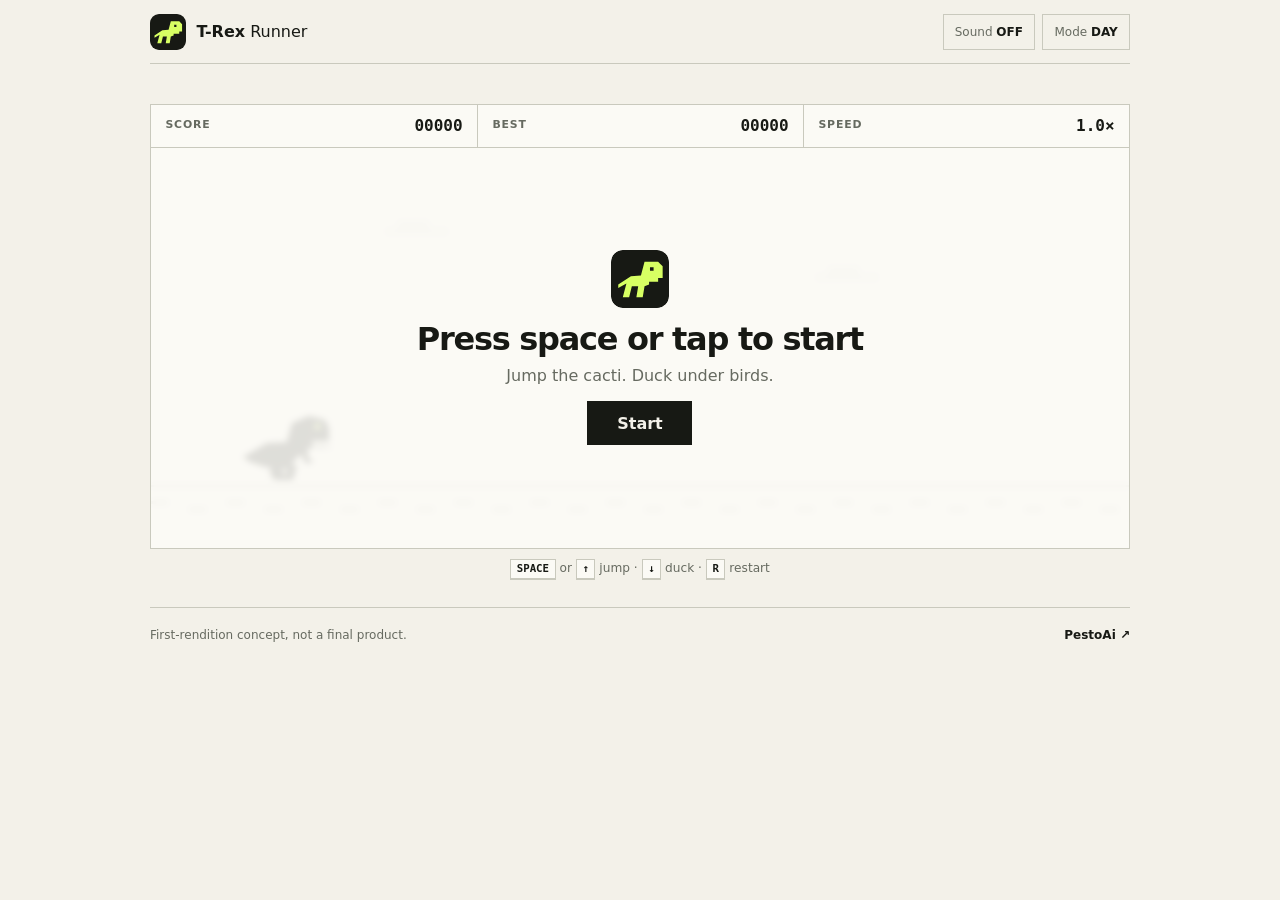
<file: designed-sites/trex-runner/after/index.html>
<!doctype html>
<html lang="en">
<head>
  <meta charset="utf-8">
  <meta name="viewport" content="width=device-width, initial-scale=1">
  <meta name="theme-color" content="#f3f1e9">
  <meta name="description" content="A simple, playable T-Rex Runner first-rendition concept by PestoAi.">
  <title>T-Rex Runner — PestoAi First Rendition</title>
  <link rel="icon" href="assets/dino-mark.svg" type="image/svg+xml">
  <link rel="stylesheet" href="styles.css?v=2">
  <script src="script.js?v=2" defer></script>
</head>
<body>
  <a class="skip-link" href="#game">Skip to game</a>

  <header class="site-header">
    <a class="brand" href="#game" aria-label="T-Rex Runner home">
      <img src="assets/dino-mark.svg" width="36" height="36" alt="">
      <span><strong>T-Rex</strong> Runner</span>
    </a>

    <div class="header-actions">
      <button class="small-button" id="soundButton" type="button" aria-pressed="false" aria-label="Turn sound on">Sound <strong id="soundState">off</strong></button>
      <button class="small-button" id="themeButton" type="button" aria-pressed="false" aria-label="Switch to night mode">Mode <strong id="themeState">day</strong></button>
    </div>
  </header>

  <main id="game">
    <section class="game-shell" aria-labelledby="gameTitle">
      <h1 id="gameTitle" class="sr-only">T-Rex Runner game</h1>

      <div class="scorebar" aria-label="Game scores">
        <div><span>Score</span><strong id="scoreValue">00000</strong></div>
        <div><span>Best</span><strong id="bestValue">00000</strong></div>
        <div><span>Speed</span><strong id="speedValue">1.0×</strong></div>
      </div>

      <div class="game-stage" id="gameStage">
        <canvas id="gameCanvas" width="1200" height="400" aria-label="Playable T-Rex endless runner"></canvas>

        <div class="game-overlay" id="startOverlay">
          <img src="assets/dino-mark.svg" width="58" height="58" alt="">
          <h2>Press space or tap to start</h2>
          <p>Jump the cacti. Duck under birds.</p>
          <button class="primary-button" id="startButton" type="button">Start</button>
        </div>

        <div class="game-overlay" id="gameOverOverlay" hidden>
          <p class="small-label">RUN OVER</p>
          <h2>Score <span id="finalScore">00000</span></h2>
          <p id="gameOverMessage">Try another run.</p>
          <button class="primary-button" id="restartButton" type="button">Run again</button>
        </div>
      </div>

      <div class="mobile-controls" aria-label="Touch controls">
        <button id="duckButton" type="button">↓ Duck</button>
        <button id="jumpButton" type="button">↑ Jump</button>
      </div>

      <p class="controls-line"><kbd>SPACE</kbd> or <kbd>↑</kbd> jump · <kbd>↓</kbd> duck · <kbd>R</kbd> restart</p>
    </section>
  </main>

  <footer>
    <span>First-rendition concept, not a final product.</span>
    <a href="https://pestoai.net/#designed" target="_blank" rel="noopener">PestoAi ↗</a>
  </footer>
</body>
</html>
</file>
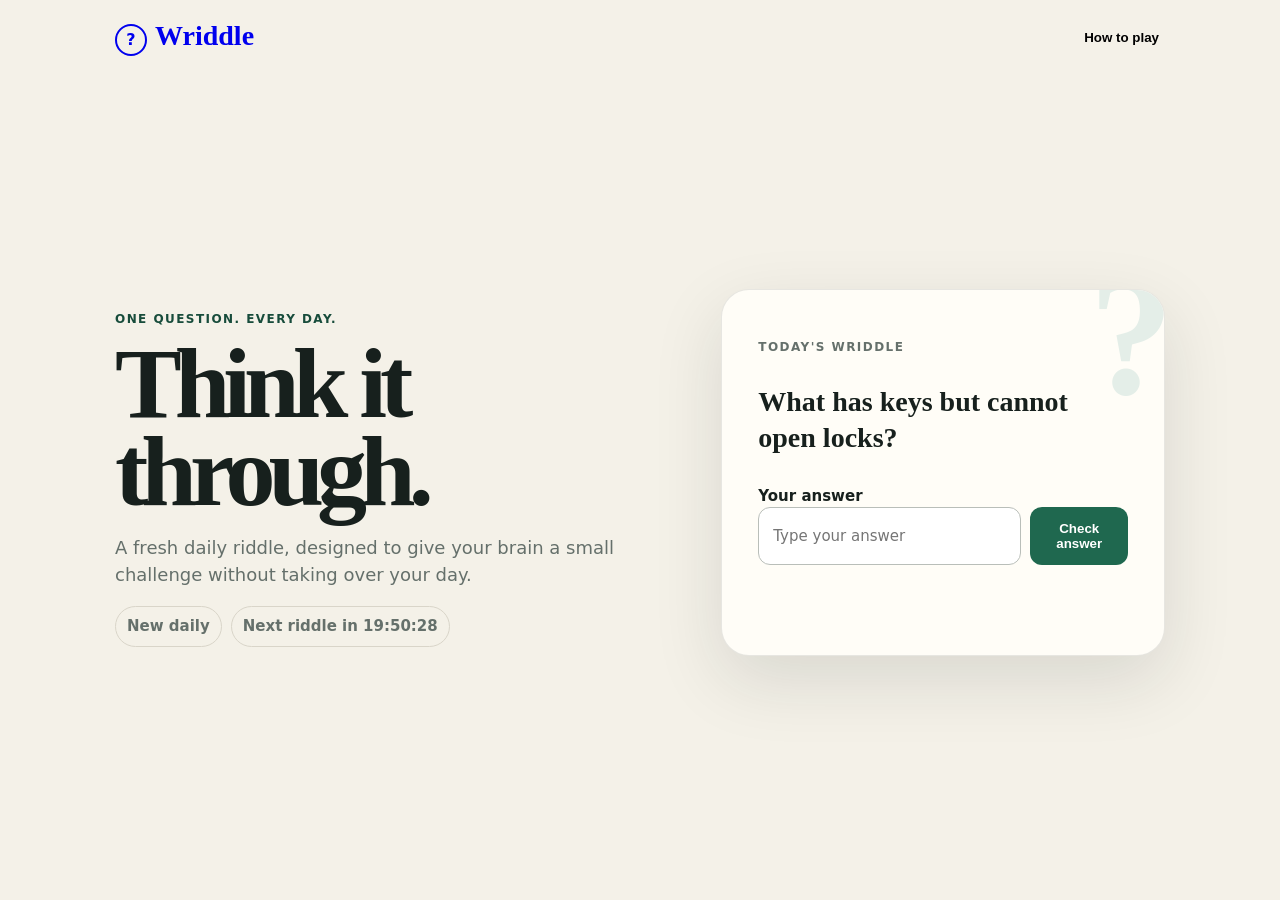
<file: designed-sites/wriddle/after/index.html>
<!doctype html><html lang="en"><head><meta charset="utf-8"><meta name="viewport" content="width=device-width,initial-scale=1"><title>Wriddle — After</title><style>:root{--ink:#17201d;--muted:#65706b;--paper:#f4f1e8;--card:#fffdf7;--line:#d9d5c9;--accent:#1f684f;--soft:#e4eee8;--danger:#a33a2f;--shadow:0 24px 70px rgba(23,32,29,.12)}*{box-sizing:border-box}body{margin:0;background:var(--paper);color:var(--ink);font:15px/1.5 Inter,system-ui,sans-serif}.shell{width:min(100% - 28px,1050px);margin:auto}.head{display:flex;justify-content:space-between;align-items:center;padding:20px 0}.brand{font:800 28px Georgia,serif;text-decoration:none}.mark{display:inline-grid;place-items:center;width:32px;height:32px;margin-right:8px;border:2px solid;border-radius:50%;font:700 16px system-ui}.head button{border:0;background:transparent;font-weight:700}.hero{display:grid;grid-template-columns:1.1fr .9fr;gap:64px;align-items:center;min-height:calc(100vh - 76px);padding:40px 0 70px}.eyebrow{color:#174c3b;font-size:12px;font-weight:800;letter-spacing:.12em;text-transform:uppercase}h1{margin:12px 0 0;font:700 clamp(54px,8vw,100px)/.88 Georgia,serif;letter-spacing:-.07em}.intro{max-width:560px;color:var(--muted);font-size:18px}.pills{display:flex;flex-wrap:wrap;gap:9px}.pill{padding:8px 11px;border:1px solid var(--line);border-radius:999px;color:var(--muted);font-weight:700}.card{position:relative;padding:36px;border:1px solid rgba(23,32,29,.1);border-radius:28px;background:var(--card);box-shadow:var(--shadow);overflow:hidden}.card:before{content:'?';position:absolute;right:-10px;top:-50px;color:var(--soft);font:800 170px Georgia,serif}.content{position:relative}.label{color:var(--muted);font-size:12px;font-weight:800;letter-spacing:.12em;text-transform:uppercase}.riddle{font:700 28px/1.3 Georgia,serif}.row{display:flex;gap:9px}input{min-width:0;width:100%;padding:14px;border:1px solid #b9beb9;border-radius:12px;font:inherit}button.primary{padding:14px 18px;border:0;border-radius:12px;background:var(--accent);color:white;font-weight:800}.status{min-height:24px;color:var(--muted);font-weight:700}.ok{color:var(--accent)}.bad{color:var(--danger)}@media(max-width:760px){.hero{grid-template-columns:1fr;gap:35px;min-height:auto}.row{display:grid}button.primary{width:100%}.card{padding:25px}}</style></head><body><header class="shell head"><a class="brand" href="#"><span class="mark">?</span>Wriddle</a><button type="button">How to play</button></header><main class="shell hero"><div><p class="eyebrow">One question. Every day.</p><h1>Think it through.</h1><p class="intro">A fresh daily riddle, designed to give your brain a small challenge without taking over your day.</p><div class="pills"><span class="pill">New daily</span><span class="pill" id="countdown">Next riddle in --:--:--</span></div></div><section class="card"><div class="content"><p class="label">Today's Wriddle</p><p class="riddle">What has keys but cannot open locks?</p><form id="form"><label for="answer"><b>Your answer</b></label><div class="row"><input id="answer" autocomplete="off" placeholder="Type your answer"><button class="primary">Check answer</button></div></form><p class="status" id="status"></p></div></section></main><script>const form=document.querySelector('#form'),answer=document.querySelector('#answer'),status=document.querySelector('#status');form.addEventListener('submit',e=>{e.preventDefault();const good=answer.value.trim().toLowerCase().includes('keyboard')||answer.value.trim().toLowerCase()==='piano';status.textContent=good?'You got it. Come back tomorrow for the next Wriddle.':'Not quite. Think it through and try again.';status.className='status '+(good?'ok':'bad')});function tick(){const n=new Date(),end=new Date(n);end.setHours(24,0,0,0);let s=Math.max(0,Math.floor((end-n)/1000));const h=String(Math.floor(s/3600)).padStart(2,'0'),m=String(Math.floor(s%3600/60)).padStart(2,'0'),x=String(s%60).padStart(2,'0');document.querySelector('#countdown').textContent=`Next riddle in ${h}:${m}:${x}`}tick();setInterval(tick,1000);</script></body></html>
</file>
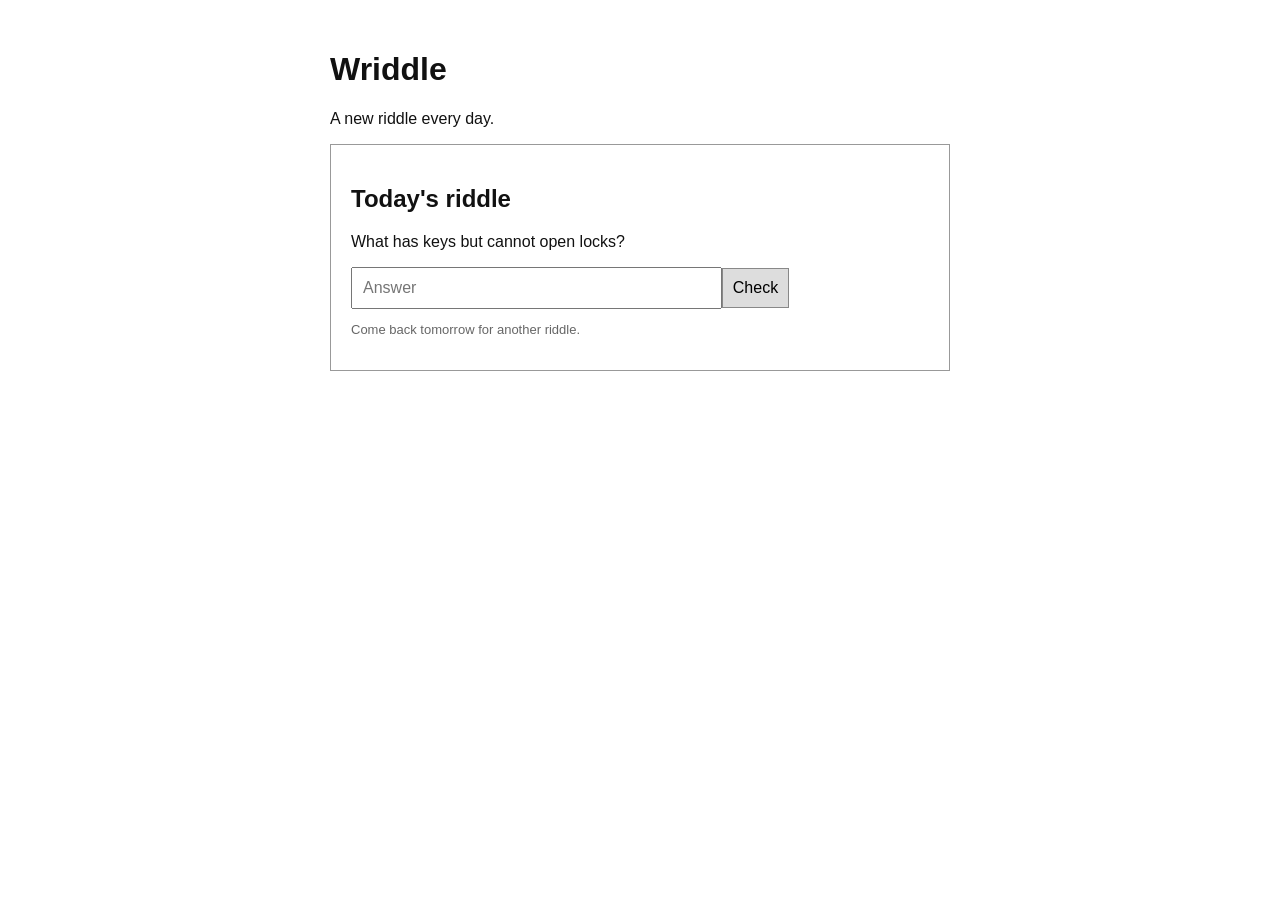
<file: designed-sites/wriddle/before/index.html>
<!doctype html><html lang="en"><head><meta charset="utf-8"><meta name="viewport" content="width=device-width,initial-scale=1"><title>Wriddle — Before</title><style>body{margin:0;padding:30px;background:#fff;color:#111;font:16px Arial,sans-serif}.wrap{max-width:620px;margin:auto}h1{font-size:32px}.box{padding:20px;border:1px solid #999}input,button{padding:10px;font:inherit}input{width:60%}button{background:#ddd;border:1px solid #888}.small{color:#666;font-size:13px}</style></head><body><main class="wrap"><h1>Wriddle</h1><p>A new riddle every day.</p><div class="box"><h2>Today's riddle</h2><p>What has keys but cannot open locks?</p><form><input placeholder="Answer"><button type="button">Check</button></form><p class="small">Come back tomorrow for another riddle.</p></div></main></body></html>
</file>
<file: styles.css>
:root {
  --bg: #07100b;
  --panel: #0c1710;
  --panel-2: #102016;
  --panel-3: #14271b;
  --line: #27402f;
  --line-soft: #1a2d20;
  --text: #f4f8f2;
  --muted: #a2b2a5;
  --muted-2: #718276;
  --green: #77d48d;
  --green-2: #b6ef9f;
  --green-deep: #2f8f50;
  --lime: #d6f36d;
  --cyan: #62d9c8;
  --red: #ff8292;
  --amber: #f6c76c;
  --radius: 20px;
  --radius-sm: 12px;
  --shadow: 0 30px 90px rgba(0,0,0,.38);
  --sans: Inter, ui-sans-serif, system-ui, -apple-system, BlinkMacSystemFont, "Segoe UI", sans-serif;
  --mono: "SFMono-Regular", Consolas, "Liberation Mono", monospace;
}

* { box-sizing: border-box; }
html { scroll-behavior: smooth; }
body {
  margin: 0;
  min-width: 320px;
  background:
    radial-gradient(circle at 72% -8%, rgba(70, 154, 87, .18), transparent 31rem),
    radial-gradient(circle at 8% 35%, rgba(119, 212, 141, .06), transparent 26rem),
    linear-gradient(180deg, #07100b 0%, #08120c 100%);
  color: var(--text);
  font-family: var(--sans);
  line-height: 1.5;
  -webkit-font-smoothing: antialiased;
}

button, input, textarea { font: inherit; }
button, a { -webkit-tap-highlight-color: transparent; }
button { color: inherit; }
a { color: inherit; text-decoration: none; }
img { display: block; max-width: 100%; }
[hidden] { display: none !important; }

.shell { width: min(1160px, calc(100% - 40px)); margin-inline: auto; }
.mono { font-family: var(--mono); }
.skip-link {
  position: fixed; top: 12px; left: 12px; z-index: 200; transform: translateY(-160%);
  padding: 10px 14px; border-radius: 9px; background: var(--text); color: var(--bg);
}
.skip-link:focus { transform: translateY(0); }

.site-header {
  position: sticky; top: 0; z-index: 60;
  border-bottom: 1px solid rgba(255,255,255,.06);
  background: rgba(7,16,11,.82);
  backdrop-filter: blur(18px);
}
.header-inner { min-height: 72px; display: flex; align-items: center; justify-content: space-between; gap: 20px; }
.brand { display: inline-flex; align-items: center; gap: 11px; font-weight: 800; letter-spacing: -.03em; }
.brand-mark {
  width: 31px; height: 31px; display: grid; place-items: center;
  border: 1px solid rgba(182,239,159,.44); border-radius: 9px;
  background: linear-gradient(145deg, rgba(119,212,141,.25), rgba(214,243,109,.07));
  color: var(--green-2); box-shadow: inset 0 0 22px rgba(119,212,141,.12);
  font: 800 14px/1 var(--mono);
}
.desktop-nav { display: flex; align-items: center; gap: 25px; color: var(--muted); font-size: 14px; }
.desktop-nav a:hover, .nav-button:hover { color: var(--text); }
.nav-button { border: 0; padding: 0; background: none; cursor: pointer; }
.menu-button { display: none; width: 42px; height: 42px; border: 1px solid var(--line); border-radius: 10px; background: var(--panel); cursor: pointer; }
.menu-button span { display: block; width: 18px; height: 1px; margin: 5px auto; background: var(--text); }
.mobile-menu { padding: 4px 0 18px; }
.mobile-menu a, .mobile-menu button { width: 100%; display: block; padding: 13px 0; border: 0; border-top: 1px solid var(--line-soft); background: none; color: var(--muted); text-align: left; cursor: pointer; }

.button {
  min-height: 44px; display: inline-flex; align-items: center; justify-content: center; gap: 9px;
  padding: 0 18px; border: 1px solid transparent; border-radius: 10px; cursor: pointer;
  font-weight: 750; font-size: 14px;
  transition: transform .16s ease, border-color .16s ease, background .16s ease, opacity .16s ease;
}
.button:hover:not(:disabled) { transform: translateY(-1px); }
.button:focus-visible, .scenario-tab:focus-visible, .icon-button:focus-visible, .text-button:focus-visible, input:focus-visible, textarea:focus-visible, .dialog-close:focus-visible, .menu-button:focus-visible {
  outline: 3px solid rgba(119,212,141,.38); outline-offset: 3px;
}
.button:disabled { cursor: wait; opacity: .67; }
.button-small { min-height: 39px; }
.button-primary { color: #061009; background: linear-gradient(135deg, #a9ec91, #6ecb83); box-shadow: 0 10px 26px rgba(74,166,96,.2); }
.button-secondary { border-color: var(--line); background: #0f1b13; color: #dce8dc; }
.button-ghost { border-color: var(--line); background: rgba(255,255,255,.02); }
.button-light { color: #07100b; background: #f2f8ef; }

.hero { display: grid; grid-template-columns: 1.02fr .98fr; align-items: center; gap: 72px; min-height: 670px; padding-block: 94px 84px; }
.status-pill { width: max-content; display: flex; align-items: center; gap: 9px; margin: 0 0 20px; color: var(--green-2); font: 600 11px/1.2 var(--mono); letter-spacing: .08em; text-transform: uppercase; }
.status-pill span, .live-dot { width: 7px; height: 7px; display: inline-block; border-radius: 50%; background: var(--green); box-shadow: 0 0 14px rgba(119,212,141,.9); }
.hero h1 { max-width: 720px; margin: 0; font-size: clamp(50px, 6.2vw, 84px); line-height: .97; letter-spacing: -.066em; }
.hero h1 em { color: var(--green-2); font-style: normal; }
.hero-text { max-width: 600px; margin: 26px 0 31px; color: var(--muted); font-size: 18px; }
.hero-actions { display: flex; flex-wrap: wrap; gap: 11px; }
.hero-note { margin-top: 24px; color: var(--muted-2); font: 11px var(--mono); }

.hero-console { overflow: hidden; border: 1px solid var(--line); border-radius: var(--radius); background: linear-gradient(180deg, rgba(16,32,22,.98), rgba(8,19,12,.98)); box-shadow: var(--shadow); transform: rotate(1deg); }
.console-top { display: flex; align-items: center; justify-content: space-between; gap: 12px; padding: 14px 16px; border-bottom: 1px solid var(--line-soft); color: var(--muted-2); font-size: 10px; }
.dots { display: flex; gap: 6px; }
.dots i { width: 7px; height: 7px; border-radius: 50%; background: #36513e; }
.secure { color: var(--green); }
.console-body { padding: 24px; font-size: 12px; }
.console-line { display: flex; gap: 15px; margin: 0 0 13px; color: #b9c7bb; }
.console-line > span:first-child { color: #4b6452; }
.console-line.dim { color: #7c8d80; }
.console-line .ok { color: var(--green); }
.finding-card { margin-top: 24px; padding: 20px; border: 1px solid rgba(119,212,141,.35); border-radius: 13px; background: rgba(119,212,141,.08); }
.finding-card small { color: var(--green-2); font-size: 9px; letter-spacing: .11em; }
.finding-card h2 { margin: 9px 0 7px; font: 750 20px/1.15 var(--sans); letter-spacing: -.025em; }
.finding-card p { margin: 0 0 18px; color: #a8b7aa; }
.finding-metric { display: flex; align-items: center; flex-wrap: wrap; gap: 10px; color: var(--muted); }
.finding-metric del { color: var(--red); }
.finding-metric strong { color: var(--green); }

.proof-strip { border-block: 1px solid var(--line-soft); background: rgba(255,255,255,.015); }
.proof-inner { min-height: 70px; display: grid; grid-template-columns: repeat(3,1fr); align-items: center; text-align: center; color: #b5c2b7; font-size: 13px; }
.proof-inner span + span { border-left: 1px solid var(--line-soft); }

.demo-section, .generator-section, .contact-section { padding-block: 104px; }
.section-heading { display: flex; align-items: end; justify-content: space-between; gap: 34px; margin-bottom: 31px; }
.eyebrow { margin: 0 0 16px; color: var(--green-2); font: 650 11px/1.2 var(--mono); letter-spacing: .13em; text-transform: uppercase; }
.section-heading h2, .generator-copy h2, .contact-copy h2, .dialog-intro h2, .pricing-heading h2 { margin: 0; font-size: clamp(34px, 4vw, 52px); line-height: 1.03; letter-spacing: -.052em; }
.section-heading > p, .compact-heading > p { max-width: 450px; margin: 0; color: var(--muted); font-size: 14px; }

.scenario-tabs { display: grid; grid-template-columns: repeat(3,1fr); gap: 10px; margin-bottom: 13px; }
.scenario-tab { min-height: 86px; display: grid; grid-template-columns: 34px 1fr; column-gap: 10px; align-content: center; padding: 15px 16px; border: 1px solid var(--line); border-radius: 12px; background: rgba(13,27,18,.8); color: var(--muted); text-align: left; cursor: pointer; transition: border-color .18s ease, background .18s ease, transform .18s ease; }
.scenario-tab:hover { transform: translateY(-1px); border-color: #3b6046; }
.scenario-tab.active { border-color: rgba(119,212,141,.72); background: rgba(119,212,141,.09); }
.scenario-tab > span { grid-row: 1/3; color: var(--green-2); font: 650 10px var(--mono); }
.scenario-tab b { color: #edf4ed; font-size: 14px; }
.scenario-tab small { font-size: 11px; }

.demo-workbench { overflow: hidden; border: 1px solid var(--line); border-radius: var(--radius); background: var(--panel); box-shadow: var(--shadow); }
.workbench-toolbar { min-height: 74px; display: flex; align-items: center; justify-content: space-between; gap: 18px; padding: 13px 17px; border-bottom: 1px solid var(--line); background: #0f1c13; }
.project-id { min-width: 0; display: flex; align-items: center; gap: 12px; }
.code-icon { flex: 0 0 auto; width: 37px; height: 37px; display: grid; place-items: center; border: 1px solid #31503a; border-radius: 9px; color: var(--cyan); background: #09140d; font-size: 12px; }
.project-id strong, .project-id span { display: block; }
.project-id strong { overflow: hidden; text-overflow: ellipsis; white-space: nowrap; font-size: 13px; }
.project-id div span { margin-top: 2px; color: var(--muted-2); font: 9px var(--mono); text-transform: uppercase; letter-spacing: .07em; }
.toolbar-actions { display: flex; align-items: center; gap: 9px; }
.score-chip { padding: 8px 10px; border: 1px solid var(--line); border-radius: 8px; color: var(--amber); background: #09130d; font: 650 10px var(--mono); }
.score-chip.complete { color: var(--green); border-color: rgba(119,212,141,.4); }
.icon-button { width: 42px; height: 42px; border: 1px solid var(--line); border-radius: 10px; background: #09140d; color: var(--muted); cursor: pointer; font-size: 19px; }
.demo-grid { display: grid; grid-template-columns: minmax(0,1.58fr) minmax(320px,.72fr); min-height: 610px; }
.preview-column { min-width: 0; padding: 18px; border-right: 1px solid var(--line); background: #07100b; }
.browser-frame { position: relative; height: 100%; min-height: 574px; overflow: hidden; border: 1px solid #344c39; border-radius: 12px; background: #fff; }
.browser-top { height: 43px; display: grid; grid-template-columns: auto 1fr auto; align-items: center; gap: 13px; padding: 0 13px; border-bottom: 1px solid #d9dee7; background: #eef1f0; }
.traffic-lights { display: flex; gap: 6px; }.traffic-lights span { width: 7px; height: 7px; border-radius: 50%; background: #c8ceca; }
.address-bar { width: min(100%, 420px); justify-self: center; overflow: hidden; text-overflow: ellipsis; white-space: nowrap; padding: 6px 12px; border: 1px solid #d7dce4; border-radius: 7px; background: #fff; color: #6a7483; text-align: center; font: 9px var(--mono); }
.browser-more { color: #848c98; letter-spacing: 2px; }
.preview-wrap { position: absolute; inset: 43px 0 0; overflow: auto; color: #15171c; background: #fff; }
.demo-stage { min-height: 100%; animation: preview-in .28s ease both; }
@keyframes preview-in { from { opacity: .35; transform: scale(.994); } }
.scan-overlay { position: absolute; z-index: 8; inset: 43px 0 0; display: grid; align-content: end; padding: 15px; background: rgba(4,10,6,.56); opacity: 0; visibility: hidden; transition: opacity .18s ease, visibility .18s ease; pointer-events: none; }
.scan-overlay.active { opacity: 1; visibility: visible; }
.scan-line { position: absolute; inset-inline: 0; top: 4%; height: 2px; background: var(--green-2); box-shadow: 0 0 30px 7px rgba(119,212,141,.58); animation: scan 1.05s ease-in-out infinite alternate; }
@keyframes scan { to { top: 93%; } }
.scan-status { display: flex; align-items: center; justify-content: space-between; padding: 11px 12px; border: 1px solid rgba(255,255,255,.16); border-radius: 9px; background: rgba(5,13,8,.88); color: #dce7dc; font: 10px var(--mono); backdrop-filter: blur(9px); }
.scan-status strong { color: var(--green-2); }
.analysis-column { min-width: 0; padding: 29px; background: linear-gradient(180deg, #102016, #0d1a12); }
.analysis-panel { min-height: 100%; display: flex; flex-direction: column; justify-content: center; }
.analysis-label { margin: 0 0 12px !important; color: var(--green-2) !important; font: 650 9px var(--mono) !important; letter-spacing: .12em; text-transform: uppercase; }
.analysis-column h3 { margin: 0 0 10px; font-size: 25px; line-height: 1.08; letter-spacing: -.035em; }
.analysis-column p { margin: 0; color: var(--muted); font-size: 13px; }
.radar { position: relative; width: 88px; height: 88px; margin-bottom: 28px; border: 1px solid rgba(119,212,141,.28); border-radius: 50%; }
.radar::before, .radar::after { content:""; position:absolute; inset:14px; border:1px solid rgba(119,212,141,.2); border-radius:50%; }
.radar::after { inset: 31px; border: 0; background: var(--green); box-shadow: 0 0 22px rgba(119,212,141,.75); }
.radar i { position:absolute; inset:-1px; border-top:1px solid var(--green-2); border-radius:50%; animation: spin 2s linear infinite; }
@keyframes spin { to { transform: rotate(360deg); } }
.progress-track { height: 5px; margin: 22px 0; overflow: hidden; border-radius: 99px; background: #26392b; }
.progress-track span { display: block; width: 0; height: 100%; border-radius: inherit; background: linear-gradient(90deg, var(--green-deep), var(--green-2)); transition: width .32s ease; }
.scan-log { display: grid; gap: 11px; padding: 0; margin: 0; list-style: none; color: #77877a; font: 10px var(--mono); }
.scan-log li { display: flex; align-items: center; gap: 9px; }.scan-log li.active { color: #e8efe8; }.scan-log li.done { color: var(--green); }
.results-head { display: flex; align-items: start; justify-content: space-between; gap: 15px; margin-bottom: 20px; }
.impact-badge { padding: 6px 8px; border: 1px solid rgba(246,199,108,.3); border-radius: 99px; color: var(--amber); background: rgba(246,199,108,.07); font: 650 8px var(--mono); text-transform: uppercase; white-space: nowrap; }
.suggestion-list { display: grid; gap: 8px; margin-bottom: 18px; }
.suggestion { display: grid; grid-template-columns: 25px 1fr auto; gap: 9px; align-items: start; padding: 12px; border: 1px solid #29402f; border-radius: 10px; background: #09150e; }
.suggestion > span:first-child { color: var(--green-2); font: 9px var(--mono); }
.suggestion strong { display: block; margin-bottom: 3px; font-size: 11px; }.suggestion p { font-size: 10px; line-height: 1.35; }.suggestion .impact-value { color: var(--green); font: 650 9px var(--mono); }
.apply-button { width: 100%; }
.complete-icon { width: 43px; height: 43px; display: grid; place-items: center; margin-bottom: 20px; border: 1px solid rgba(119,212,141,.4); border-radius: 50%; color: var(--green); background: rgba(119,212,141,.08); font-weight: 800; }
.metric-grid { display: grid; grid-template-columns: repeat(2,1fr); gap: 8px; margin: 22px 0; }
.metric { padding: 11px; border: 1px solid #29402f; border-radius: 9px; background: #09150e; }.metric span { display: block; margin-bottom: 5px; color: var(--muted-2); font-size: 9px; }.metric strong { display: flex; align-items: center; gap: 7px; color: var(--green); font: 650 11px var(--mono); }.metric del { color: #738075; font-weight: 400; }
.complete-actions { display: flex; align-items: center; gap: 15px; }.text-button { border: 0; padding: 8px 0; background: transparent; color: var(--green-2); cursor: pointer; font-size: 12px; font-weight: 750; }
.changelog { border-top: 1px solid var(--line); background: #061009; }.changelog-head { display: flex; align-items: center; justify-content: space-between; padding: 11px 16px; border-bottom: 1px solid var(--line-soft); color: var(--muted); font: 10px var(--mono); }.changelog-head button { border: 0; background: transparent; color: var(--muted); cursor: pointer; font-size: 20px; }.diff { max-height: 250px; overflow: auto; padding: 15px 17px; font: 10px/1.75 var(--mono); }.diff-file { color: var(--green-2); }.diff-add { color: var(--green); }.diff-remove { color: var(--red); }

/* demo: old and improved website */
.legacy { min-height: 100%; background: #fff8d7; font-family: Arial, sans-serif; }
.legacy-header { padding: 18px 22px; border-bottom: 5px ridge #8d4d20; text-align: center; background: #7b2f14; color: #fff500; }.legacy-header h4 { margin: 0 0 8px; font-size: 29px; text-shadow: 2px 2px #000; }.legacy-nav { font-size: 12px; text-decoration: underline; word-spacing: 14px; }.legacy-marquee { padding: 8px; background: #ffe200; color: #cc0000; font-weight: 800; text-align: center; font-size: 12px; }.legacy-main { width: 82%; margin: 30px auto; padding: 22px; border: 3px dashed #8a3819; background: white; text-align: center; }.legacy-main h3 { margin: 0; color: #7b2f14; font: 800 31px/1.05 Georgia, serif; }.legacy-main > p { color: #1f4e1f; font-size: 15px; }.fake-legacy-button { display: inline-block; margin: 13px 0 25px; padding: 10px 17px; border: 3px outset #ddd; background: #ffeb3b; color: #0022cc; font-weight: 800; font-size: 13px; }.legacy-columns { display: grid; grid-template-columns: repeat(3,1fr); gap: 4px; }.legacy-columns div { min-height: 110px; padding: 12px 6px; border: 1px solid #333; background: #e7f5d4; font-size: 11px; }.legacy-footer { padding: 12px; color: #555; text-align: center; font-size: 10px; }
.coffee-new { min-height: 100%; display: grid; grid-template-rows: auto 1fr auto; background: #f3eee4; color: #1f241d; }.coffee-nav { display: flex; align-items: center; justify-content: space-between; gap: 18px; padding: 20px 26px; }.coffee-logo { font-weight: 800; letter-spacing: -.03em; }.coffee-logo b { color: #608653; }.coffee-links { display: flex; gap: 20px; color: #697062; font-size: 11px; }.coffee-order { padding: 9px 12px; border-radius: 99px; background: #263126; color: #fff; font-size: 10px; font-weight: 700; }.coffee-hero { display: grid; grid-template-columns: 1.12fr .88fr; align-items: center; gap: 25px; padding: 35px 48px 45px; }.coffee-copy small { color: #64855c; font-weight: 700; text-transform: uppercase; letter-spacing: .12em; }.coffee-copy h3 { max-width: 420px; margin: 13px 0; font: 700 clamp(38px, 5vw, 64px)/.96 Georgia, serif; letter-spacing: -.05em; }.coffee-copy p { max-width: 430px; color: #667061; font-size: 13px; }.coffee-actions { display: flex; align-items: center; gap: 14px; margin-top: 22px; }.coffee-primary { padding: 11px 14px; border-radius: 8px; background: #263126; color: #fff; font-size: 10px; font-weight: 700; }.coffee-secondary { color: #656d61; font-size: 10px; font-weight: 700; }.coffee-art { aspect-ratio: 1; display: grid; place-items: center; border-radius: 48% 52% 46% 54%; background: radial-gradient(circle at 40% 35%, #d9e9bf, #85ad6e 70%); }.coffee-cup { position: relative; width: 42%; height: 27%; border-radius: 7px 7px 42px 42px; background: #f7f2e8; box-shadow: 0 20px 28px rgba(68,38,18,.18); }.coffee-cup::before { content:""; position:absolute; right:-29%; top:14%; width:35%; height:52%; border:9px solid #f7f2e8; border-left:0; border-radius:0 50% 50% 0; }.coffee-cup::after { content:""; position:absolute; left:8%; right:8%; top:5px; height:12px; border-radius:50%; background:#56301f; }.coffee-bottom { display: grid; grid-template-columns: repeat(3,1fr); padding: 18px 26px; border-top: 1px solid rgba(38,49,38,.13); color: #626a5f; font-size: 10px; }.coffee-bottom span:nth-child(2) { text-align:center; }.coffee-bottom span:last-child { text-align:right; }

/* demo: query optimiser */
.query-demo { min-height: 100%; padding: 22px; background: #0d121a; color: #d8deea; font-family: var(--mono); }.query-title { display: flex; justify-content: space-between; gap: 12px; margin-bottom: 16px; color: #8793a7; font-size: 9px; }.query-title .bad { color: var(--red); }.query-title .good { color: var(--green); }.code-card { overflow: hidden; border: 1px solid #273244; border-radius: 9px; background: #090e15; }.code-card-head { padding: 10px 13px; border-bottom: 1px solid #20293a; color: #768399; font-size: 9px; }.code-lines { padding: 14px 0; }.code-line { display: grid; grid-template-columns: 35px 1fr; padding: 4px 13px; font-size: 10px; white-space: nowrap; }.line-no { color: #3f4b5e; }.kw { color: #8b98ff; }.fn { color: #ffd483; }.str { color: #73dfae; }.code-line.problem { background: rgba(255,124,140,.08); color: #ffc0c8; }.code-line.fixed { background: rgba(119,212,141,.08); color: #c6f2d0; }.query-stats { display: grid; grid-template-columns: repeat(3,1fr); gap: 8px; margin: 13px 0; }.query-stat { padding: 11px; border: 1px solid #273244; border-radius: 8px; background: #101722; }.query-stat span { display: block; margin-bottom: 5px; color: #707d92; font-size: 8px; }.query-stat strong { font-size: 14px; }.query-stat strong.bad { color: var(--red); }.query-stat strong.good { color: var(--green); }.trace { display: grid; gap: 5px; }.trace-row { display:flex; justify-content:space-between; gap:15px; padding:8px 10px; border-left:2px solid #3a4558; background:#111823; color:#8894a8; font-size:8px; }.trace-row b { flex:0 0 auto; color:#b9c2d0; }.trace-row.optimized { border-color: var(--green); }

/* demo: checkout */
.checkout-old { min-height:100%; padding:18px; background:#f2f2f2; font-family:Arial,sans-serif; color:#111; }.old-store { display:flex; justify-content:space-between; gap:10px; padding:11px; border:2px solid #111; background:#fff; font-weight:800; font-size:11px; }.old-store span:last-child { text-decoration:underline; }.old-warning { margin:10px 0; padding:9px; border:2px solid #bd0000; background:#fff1a8; color:#bd0000; font-size:10px; font-weight:700; }.checkout-old h3 { font-size:17px; }.old-form-grid { display:grid; grid-template-columns:1fr 1fr; gap:7px; }.old-field { font-size:8px; font-weight:700; }.old-input { height:28px; margin-top:3px; border:2px inset #aaa; background:#fff; }.old-total { display:flex; justify-content:space-between; margin-top:12px; padding:10px; border:1px solid #777; background:#fff; font-size:11px; }.old-pay { margin-top:10px; padding:11px; border:3px outset #aaa; background:#ddd; text-align:center; font-size:10px; font-weight:800; }
.checkout-new { min-height:100%; display:grid; grid-template-columns:1.2fr .8fr; background:#f7f8fa; color:#202631; }.checkout-form { padding:35px 40px; }.checkout-brand { margin-bottom:28px; font-weight:800; letter-spacing:-.03em; }.checkout-step { margin:0 0 6px; color:#7b8492; font-size:10px; }.checkout-form h3 { margin:0 0 22px; font-size:26px; letter-spacing:-.04em; }.clean-fields { display:grid; gap:11px; }.clean-field { font-size:9px; font-weight:700; }.clean-input { height:38px; margin-top:5px; border:1px solid #d9dee6; border-radius:7px; background:#fff; box-shadow:0 2px 8px rgba(26,32,44,.03); }.clean-row { display:grid; grid-template-columns:1fr 1fr; gap:10px; }.clean-pay { margin-top:17px; padding:12px; border-radius:7px; background:#202631; color:#fff; text-align:center; font-size:10px; font-weight:800; }.secure-copy { margin-top:10px; color:#7f8895; text-align:center; font-size:8px; }.order-summary { padding:35px 25px; background:#edf0f4; }.product { display:grid; grid-template-columns:45px 1fr auto; gap:10px; align-items:center; padding-bottom:18px; border-bottom:1px solid #d3d9e2; font-size:9px; }.product-thumb { width:45px; height:45px; border-radius:7px; background:linear-gradient(145deg,#6c8f58,#263c23); }.product small { display:block; color:#7d8694; }.summary { display:grid; gap:11px; margin-top:18px; font-size:9px; }.summary div { display:flex; justify-content:space-between; }.summary .total { padding-top:12px; border-top:1px solid #d3d9e2; font-size:12px; font-weight:800; }

.process-section { padding-block: 96px; }
.steps { display: grid; grid-template-columns: repeat(3,1fr); gap: 13px; margin: 30px 0 0; padding: 0; list-style: none; }.steps li { padding: 25px; border: 1px solid var(--line); border-radius: 14px; background: rgba(13,27,18,.68); }.steps li > span { color: var(--green-2); font: 10px var(--mono); }.steps h3 { margin: 29px 0 7px; font-size: 19px; }.steps p { margin: 0; color: var(--muted); font-size: 13px; }

/* Live one-page redesign generator */
.generator-section { border-block: 1px solid var(--line-soft); background: rgba(255,255,255,.012); }
.generator-grid { display: grid; grid-template-columns: .78fr 1.22fr; gap: 52px; align-items: start; }
.generator-copy { position: sticky; top: 112px; }
.generator-copy > p:not(.eyebrow) { max-width: 500px; margin: 22px 0 0; color: var(--muted); font-size: 14px; }
.generator-copy code { padding: 2px 5px; border: 1px solid var(--line); border-radius: 5px; background: #0a150e; color: var(--green-2); font: 11px var(--mono); }
.generator-notes { display: grid; gap: 8px; margin: 24px 0 28px; padding: 0; list-style: none; color: #c2cec4; font-size: 12px; }
.generator-notes li::before { content: "✓"; margin-right: 9px; color: var(--green); }
.generator-form { padding: 21px; border: 1px solid var(--line); border-radius: 15px; background: var(--panel); }
.generator-form label { display: block; margin-bottom: 14px; }
.generator-form label > span { display: flex; justify-content: space-between; margin-bottom: 7px; color: #dfe8df; font-size: 12px; font-weight: 700; }
.generator-form small { color: var(--muted-2); font-weight: 500; }
.generator-form input, .generator-form textarea { width: 100%; padding: 12px 13px; border: 1px solid #2c4634; border-radius: 10px; background: #08130c; color: var(--text); outline: 0; resize: vertical; }
.generator-form input:focus, .generator-form textarea:focus { border-color: var(--green); box-shadow: 0 0 0 3px rgba(119,212,141,.1); }
.generator-form input::placeholder, .generator-form textarea::placeholder { color: #647469; }
.generator-submit { width: 100%; }
.generator-status { min-height: 18px; margin: 11px 0 0; color: var(--muted-2); font-size: 11px; }
.generator-status.success { color: var(--green); }
.generator-status.error { color: var(--red); }
.generator-result { min-height: 660px; overflow: hidden; border: 1px solid var(--line); border-radius: var(--radius); background: var(--panel); box-shadow: var(--shadow); }
.generator-empty { min-height: 660px; display: grid; place-content: center; padding: 42px; text-align: center; }
.generator-empty > span { width: max-content; justify-self: center; padding: 8px 10px; border: 1px solid var(--line); border-radius: 8px; color: var(--green-2); background: #09140d; font-size: 10px; }
.generator-empty h3 { margin: 20px 0 7px; font-size: 25px; letter-spacing: -.035em; }
.generator-empty p { max-width: 400px; margin: 0; color: var(--muted); font-size: 13px; }
.generator-toolbar { min-height: 61px; display: flex; align-items: center; justify-content: space-between; gap: 16px; padding: 10px 13px 10px 17px; border-bottom: 1px solid var(--line); background: #0f1c13; }
.generator-toolbar > span { min-width: 0; overflow: hidden; text-overflow: ellipsis; white-space: nowrap; color: var(--muted); font-size: 10px; }
.generator-toolbar > div { display: flex; align-items: center; gap: 12px; }
.generator-preview iframe { width: 100%; height: 650px; display: block; border: 0; background: #fff; }
.generated-code { max-height: 650px; overflow: auto; margin: 0; padding: 24px; background: #07100b; color: #cdd8cf; white-space: pre-wrap; word-break: break-word; font: 10px/1.65 var(--mono); }
.generator-usage { margin: 0; padding: 10px 14px; border-top: 1px solid var(--line); color: var(--muted-2); font-size: 9px; text-align: right; }

.contact-section { border-block: 1px solid var(--line-soft); background: linear-gradient(180deg, rgba(119,212,141,.03), transparent); }.contact-grid { display: grid; grid-template-columns: .86fr 1.14fr; gap: 70px; align-items: start; }.contact-copy { position: sticky; top: 115px; }.contact-copy > p:not(.eyebrow) { max-width: 490px; margin: 23px 0; color: var(--muted); }.contact-points { display: grid; gap: 9px; margin-top: 29px; }.contact-points span { display: flex; align-items: center; gap: 12px; color: #c8d4ca; font-size: 13px; }.contact-points i { width: 30px; height: 30px; display: grid; place-items: center; border: 1px solid var(--line); border-radius: 50%; color: var(--green-2); font: normal 9px var(--mono); } .contact-actions { display: flex; align-items: center; flex-wrap: wrap; gap: 16px; margin-top: 27px; }
.review-form { padding: 26px; border: 1px solid var(--line); border-radius: var(--radius); background: var(--panel); box-shadow: var(--shadow); }.review-form label { display: block; margin-bottom: 16px; }.review-form label > span { display: flex; align-items: center; justify-content: space-between; margin-bottom: 7px; color: #dfe8df; font-size: 12px; font-weight: 700; }.review-form small { color: var(--muted-2); font-weight: 500; }.form-row { display: grid; grid-template-columns: 1fr 1fr; gap: 13px; }.review-form input, .review-form textarea { width: 100%; border: 1px solid #2c4634; border-radius: 10px; padding: 12px 13px; background: #08130c; color: var(--text); outline: 0; resize: vertical; }.review-form input:focus, .review-form textarea:focus { border-color: var(--green); box-shadow: 0 0 0 3px rgba(119,212,141,.1); }.review-form input::placeholder, .review-form textarea::placeholder { color: #647469; }.form-submit { width: 100%; }.form-note, .form-status { margin: 12px 0 0; color: var(--muted-2); font-size: 11px; }.form-status.success { color: var(--green); }.form-status.error { color: var(--red); }.form-fallback { display: flex; align-items: center; flex-wrap: wrap; gap: 14px; margin-top: 15px; padding-top: 15px; border-top: 1px solid var(--line-soft); }.honeypot { position: absolute !important; width: 1px !important; height: 1px !important; overflow: hidden !important; clip: rect(0 0 0 0) !important; }

/* Small team and name note at the bottom */
.compact-about { border-top: 1px solid var(--line-soft); }
.compact-about-inner { padding-block: 36px; }
.compact-about article { display: grid; grid-template-columns: 140px 1fr; gap: 24px; padding: 18px 0; border-bottom: 1px solid var(--line-soft); }
.compact-about article:last-child { border-bottom: 0; }
.mini-label { margin: 2px 0 0; color: var(--green-2); font-size: 9px; letter-spacing: .12em; }
.compact-about article > p:last-child { max-width: 800px; margin: 0; color: var(--muted); font-size: 12px; }
.compact-about strong { color: #eaf2ea; font-weight: 700; }

.site-footer { border-top: 1px solid var(--line-soft); }.footer-inner { min-height: 112px; display: grid; grid-template-columns: 1fr auto 1fr; align-items: center; gap: 25px; }.footer-inner > p { margin: 0; color: var(--muted); font-size: 12px; text-align: center; }.footer-meta { display: flex; justify-content: end; gap: 16px; color: var(--muted); font-size: 11px; }

.about-dialog { width: min(1120px, calc(100% - 28px)); max-height: calc(100vh - 28px); padding: 0; border: 1px solid var(--line); border-radius: 22px; background: #0a160e; color: var(--text); box-shadow: 0 40px 120px rgba(0,0,0,.65); }.about-dialog::backdrop { background: rgba(2,7,4,.78); backdrop-filter: blur(8px); }.dialog-shell { position: relative; padding: clamp(28px, 5vw, 62px); }.dialog-close { position: sticky; z-index: 5; top: 0; float: right; width: 42px; height: 42px; border: 1px solid var(--line); border-radius: 50%; background: #0e1d13; color: var(--muted); cursor: pointer; font-size: 24px; }.dialog-intro { max-width: 870px; }.dialog-intro > p:last-child { max-width: 770px; margin: 22px 0 0; color: var(--muted); font-size: 16px; }.dialog-detail-grid { display: grid; grid-template-columns: repeat(2,1fr); gap: 12px; margin-top: 38px; }.dialog-detail-grid article { padding: 22px; border: 1px solid var(--line); border-radius: 14px; background: var(--panel); }.dialog-detail-grid span { color: var(--green-2); font-size: 10px; }.dialog-detail-grid h3 { margin: 24px 0 8px; font-size: 18px; }.dialog-detail-grid p { margin: 0; color: var(--muted); font-size: 12px; }.pricing-heading { display: flex; align-items: end; justify-content: space-between; gap: 30px; margin: 62px 0 25px; }.pricing-heading > p { max-width: 390px; margin: 0; color: var(--muted); font-size: 12px; }.pricing-grid { display: grid; grid-template-columns: repeat(3,1fr); gap: 12px; }.price-card { display: flex; flex-direction: column; padding: 25px; border: 1px solid var(--line); border-radius: 15px; background: var(--panel); }.price-card.featured { border-color: rgba(119,212,141,.65); background: linear-gradient(180deg, rgba(119,212,141,.09), var(--panel)); }.price-label { margin: 0; color: var(--green-2); font-size: 9px; letter-spacing: .12em; }.price-card h3 { margin: 20px 0 1px; font-size: 32px; letter-spacing: -.05em; }.price-card h3 span { font-size: 13px; color: var(--muted); letter-spacing: 0; }.price-sub { margin: 0; color: var(--muted); font-size: 11px; }.price-card ul { flex: 1; display: grid; gap: 9px; margin: 24px 0; padding: 0; list-style: none; color: #c7d3c9; font-size: 12px; }.price-card li::before { content: "✓"; margin-right: 9px; color: var(--green); }
.toast { position: fixed; z-index: 100; left: 50%; bottom: 25px; transform: translate(-50%, 20px); padding: 10px 14px; border: 1px solid var(--line); border-radius: 9px; background: #102016; color: var(--text); box-shadow: var(--shadow); opacity: 0; pointer-events: none; transition: opacity .2s ease, transform .2s ease; font-size: 12px; }.toast.show { opacity: 1; transform: translate(-50%, 0); }

@media (max-width: 960px) {
  .desktop-nav { display: none; }.menu-button { display: block; }.header-cta { margin-left: auto; }
  .hero { grid-template-columns: 1fr; gap: 48px; min-height: auto; }.hero-console { width: min(720px, 100%); transform: none; }
  .demo-grid { grid-template-columns: 1fr; }.preview-column { border-right: 0; border-bottom: 1px solid var(--line); }.analysis-column { min-height: 420px; }
  .generator-grid, .contact-grid { grid-template-columns: 1fr; gap: 38px; }.generator-copy, .contact-copy { position: static; }
  .pricing-grid { grid-template-columns: 1fr; }.price-card { min-height: auto; }
}

@media (max-width: 760px) {
  .shell { width: min(100% - 24px, 1160px); }.header-inner { min-height: 66px; }.header-cta { display: none; }
  .hero { padding-block: 70px 58px; }.hero h1 { font-size: clamp(48px, 15vw, 70px); }.hero-text { font-size: 16px; }
  .proof-inner { grid-template-columns: 1fr; padding-block: 8px; }.proof-inner span { padding: 10px; }.proof-inner span + span { border-left: 0; border-top: 1px solid var(--line-soft); }
  .demo-section, .generator-section, .contact-section { padding-block: 76px; }.section-heading, .pricing-heading { align-items: flex-start; flex-direction: column; gap: 14px; }
  .scenario-tabs, .steps { grid-template-columns: 1fr; }.scenario-tab { min-height: 74px; }
  .workbench-toolbar { align-items: flex-start; }.toolbar-actions { flex-wrap: wrap; justify-content: flex-end; }.score-chip { display: none; }
  .preview-column { padding: 9px; }.browser-frame { min-height: 530px; }.analysis-column { padding: 23px; }
  .coffee-links { display: none; }.coffee-hero { grid-template-columns: 1fr; padding: 30px 25px; }.coffee-art { width: 70%; justify-self: center; }.coffee-bottom { grid-template-columns: 1fr; gap: 7px; text-align: left !important; }.coffee-bottom span { text-align: left !important; }.legacy-columns { grid-template-columns: 1fr; }.query-stats { grid-template-columns: 1fr; }.checkout-new { grid-template-columns: 1fr; }.order-summary { padding: 24px; }
  .form-row { grid-template-columns: 1fr; gap: 0; }.review-form { padding: 20px; }
  .generator-toolbar { align-items: flex-start; flex-direction: column; }.generator-toolbar > div { width: 100%; justify-content: space-between; }.generator-preview iframe, .generated-code { height: 560px; max-height: 560px; }
  .compact-about article { grid-template-columns: 1fr; gap: 8px; }
  .footer-inner { grid-template-columns: 1fr; justify-items: start; padding-block: 29px; }.footer-inner > p { text-align: left; }.footer-meta { justify-content: start; flex-wrap: wrap; }
  .dialog-detail-grid { grid-template-columns: 1fr; }.dialog-shell { padding: 24px; }.dialog-intro h2 { font-size: 36px; }
}

@media (max-width: 520px) {
  .hero-actions .button { width: 100%; }.console-top > span:nth-child(2) { max-width: 160px; overflow: hidden; text-overflow: ellipsis; white-space: nowrap; }
  .workbench-toolbar { flex-direction: column; }.toolbar-actions { width: 100%; justify-content: space-between; }.run-button { flex: 1; }.browser-frame { min-height: 500px; }
  .checkout-form { padding: 27px 22px; }.clean-row { grid-template-columns: 1fr; }
}

@media (prefers-reduced-motion: reduce) {
  html { scroll-behavior: auto; }
  *, *::before, *::after { animation-duration: .01ms !important; animation-iteration-count: 1 !important; transition-duration: .01ms !important; }
}
</file>
<file: contact-email.css>
/* Contact-only reliability fixes. The rest of the site remains controlled by styles.css. */
#contact .contact-email-actions {
  display: flex;
  flex-wrap: wrap;
  align-items: center;
  gap: 0.75rem;
}

#contact .contact-email-actions[hidden] {
  display: none;
}

#contact .contact-email-address {
  display: inline-flex;
  align-items: center;
  min-height: 44px;
  overflow-wrap: anywhere;
  font-weight: 600;
}

#contact .review-form input,
#contact .review-form textarea,
#contact .review-form button,
#contact .review-form a {
  min-height: 44px;
}

#contact .review-form textarea {
  min-height: 120px;
  resize: vertical;
}

@media (max-width: 700px) {
  #contact .review-form .form-row {
    grid-template-columns: 1fr;
  }

  #contact .contact-actions,
  #contact .contact-email-actions {
    display: grid;
    grid-template-columns: 1fr;
    width: 100%;
  }

  #contact .contact-actions .button,
  #contact .contact-actions .text-button,
  #contact .contact-email-actions .button,
  #contact .contact-email-actions .text-button,
  #contact .form-submit {
    width: 100%;
    justify-content: center;
    text-align: center;
  }

  #contact .contact-email-address {
    justify-content: center;
    text-align: center;
  }

  #contact .review-form input,
  #contact .review-form textarea {
    font-size: 16px;
  }
}
</file>
<file: designed-by-us.css>
/* Designed-by-us carousel. Kept separate so the existing PestoAi styles remain unchanged. */
.designed-section {
  padding: clamp(4.75rem, 8vw, 8rem) 0;
  background: radial-gradient(circle at 85% 12%, rgba(74, 222, 128, 0.09), transparent 30rem), #f3f6f3;
  color: #0b130e;
  overflow: hidden;
}
.designed-heading { margin-bottom: clamp(1.75rem, 4vw, 2.75rem); }
.designed-project-tabs {
  display: grid;
  grid-template-columns: repeat(4, minmax(0, 1fr));
  gap: .75rem;
  margin-bottom: clamp(1.75rem, 4vw, 3rem);
}
.designed-project-tab {
  display: grid;
  grid-template-columns: auto minmax(0, 1fr);
  gap: .18rem .75rem;
  min-width: 0;
  padding: 1rem;
  border: 1px solid rgba(11, 19, 14, .12);
  border-radius: 1rem;
  background: rgba(255, 255, 255, .62);
  color: #526057;
  font: inherit;
  text-align: left;
  cursor: pointer;
  transition: border-color 160ms ease, background 160ms ease, transform 160ms ease;
}
.designed-project-tab > span { grid-row: 1 / 3; align-self: start; color: #849087; font-size: .72rem; }
.designed-project-tab strong { overflow: hidden; color: #18241d; font-size: .95rem; text-overflow: ellipsis; white-space: nowrap; }
.designed-project-tab small { overflow: hidden; font-size: .76rem; text-overflow: ellipsis; white-space: nowrap; }
.designed-project-tab:hover { border-color: rgba(28, 139, 74, .4); transform: translateY(-1px); }
.designed-project-tab.is-active { border-color: #173c27; background: #102219; color: #aebbb2; box-shadow: 0 .8rem 2rem rgba(11, 19, 14, .12); }
.designed-project-tab.is-active strong { color: #fff; }
.designed-project-tab.is-active > span { color: #6fdf97; }
.designed-showcase {
  display: grid;
  grid-template-columns: minmax(16rem, .72fr) minmax(0, 1.8fr);
  gap: clamp(1.5rem, 4vw, 4rem);
  align-items: start;
}
.designed-project-copy { position: sticky; top: 7rem; padding-top: .35rem; }
.designed-project-meta { display: flex; flex-wrap: wrap; align-items: center; justify-content: space-between; gap: .75rem; }
.designed-project-meta p { margin: 0; }
.designed-status {
  display: inline-flex;
  align-items: center;
  min-height: 1.75rem;
  padding: .25rem .55rem;
  border: 1px solid rgba(28, 139, 74, .25);
  border-radius: 999px;
  background: rgba(74, 222, 128, .1);
  color: #176a39;
  font-size: .67rem;
  font-weight: 900;
  letter-spacing: .08em;
}
.designed-project-copy h3 { margin: .65rem 0 1rem; font-size: clamp(1.8rem, 3vw, 2.75rem); letter-spacing: -.05em; line-height: 1.02; }
.designed-project-copy > p { color: #526057; line-height: 1.7; }
.designed-outcome { margin: 1.35rem 0; padding: 1rem; border-left: 3px solid #1c8b4a; border-radius: 0 .8rem .8rem 0; background: rgba(255,255,255,.68); }
.designed-outcome strong { display: block; margin-bottom: .3rem; color: #15251b; font-size: .82rem; }
.designed-outcome p { margin: 0; color: #526057; font-size: .87rem; line-height: 1.6; }
.designed-tags { display: flex; flex-wrap: wrap; gap: .5rem; margin: 1.25rem 0 1.6rem; }
.designed-tags span { display: inline-flex; align-items: center; min-height: 2rem; padding: .35rem .7rem; border: 1px solid rgba(11,19,14,.13); border-radius: 999px; background: rgba(255,255,255,.62); font-size: .75rem; font-weight: 700; }
.designed-project-nav { display: inline-grid; grid-template-columns: 2.6rem auto 2.6rem; align-items: center; gap: .7rem; }
.designed-project-nav > span { color: #657169; font-size: .72rem; }
.designed-arrow { width: 2.6rem; height: 2.6rem; border: 1px solid rgba(11,19,14,.15); border-radius: 50%; background: #fff; color: #13261a; font: inherit; font-size: 1.05rem; cursor: pointer; }
.designed-arrow:hover { border-color: #1c8b4a; background: #f7fff9; }
.designed-preview-card { min-width: 0; border: 1px solid rgba(11,19,14,.14); border-radius: 1.35rem; background: #fff; box-shadow: 0 1.75rem 5rem rgba(11,19,14,.13); overflow: hidden; }
.designed-browser-bar { display: grid; grid-template-columns: auto minmax(0,1fr) auto; align-items: center; gap: 1rem; min-height: 3.5rem; padding: .8rem 1rem; border-bottom: 1px solid rgba(11,19,14,.1); background: #edf1ed; }
.designed-window-dots { display: flex; gap: .35rem; }
.designed-window-dots span { width: .62rem; height: .62rem; border-radius: 50%; background: #a8b1aa; }
.designed-address { min-width: 0; overflow: hidden; color: #69736c; font-size: .74rem; text-align: center; text-overflow: ellipsis; white-space: nowrap; }
.designed-open-link { color: #0d5029; font-size: .78rem; font-weight: 800; text-decoration: none; white-space: nowrap; }
.designed-open-link:hover { text-decoration: underline; }
.designed-view-controls { display: grid; grid-template-columns: repeat(2,minmax(0,1fr)); gap: .35rem; width: min(20rem,calc(100% - 2rem)); margin: 1rem auto; padding: .3rem; border: 1px solid rgba(11,19,14,.1); border-radius: 999px; background: #edf1ed; }
.designed-view-controls[hidden] { display: none; }
.designed-view-button { min-height: 2.75rem; border: 0; border-radius: 999px; background: transparent; color: #617067; font: inherit; font-size: .84rem; font-weight: 800; cursor: pointer; }
.designed-view-button.is-active { background: #102219; color: #fff; box-shadow: 0 .3rem .9rem rgba(11,19,14,.18); }
.designed-project-tab:focus-visible, .designed-view-button:focus-visible, .designed-arrow:focus-visible, .designed-open-link:focus-visible { outline: 3px solid rgba(34,197,94,.48); outline-offset: 3px; }
.designed-frame-wrap { position: relative; min-height: clamp(31rem,59vw,47rem); margin: 0 1rem; border: 1px solid rgba(11,19,14,.12); border-radius: .9rem; background: #e8ece8; overflow: hidden; }
.designed-frame-wrap iframe { display: block; width: 100%; height: clamp(31rem,59vw,47rem); border: 0; background: #fff; opacity: 1; transition: opacity 180ms ease; }
.designed-loading { position: absolute; inset: 0; z-index: 2; display: grid; place-content: center; justify-items: center; gap: .75rem; background: #e8ece8; opacity: 0; visibility: hidden; transition: opacity 150ms ease,visibility 150ms ease; }
.designed-loading span { width: 2rem; height: 2rem; border: 2px solid rgba(16,34,25,.16); border-top-color: #1c8b4a; border-radius: 50%; animation: designed-spin 700ms linear infinite; }
.designed-loading small { color: #5f6d64; }
.designed-frame-wrap.is-loading .designed-loading { opacity: 1; visibility: visible; }
.designed-frame-wrap.is-loading iframe { opacity: .25; }
.designed-caption { display: grid; grid-template-columns: auto minmax(0,1fr); gap: 1rem; align-items: baseline; padding: 1.1rem 1.25rem 1.35rem; }
.designed-caption span { color: #1c8b4a; font-size: .75rem; font-weight: 900; letter-spacing: .08em; }
.designed-caption p { margin: 0; color: #5b685f; font-size: .88rem; }
@keyframes designed-spin { to { transform: rotate(360deg); } }
@media (max-width: 900px) {
  .designed-showcase { grid-template-columns: 1fr; }
  .designed-project-copy { position: static; max-width: 44rem; }
}
@media (max-width: 700px) {
  .designed-project-tabs { display: flex; overflow-x: auto; padding-bottom: .35rem; scroll-snap-type: x mandatory; }
  .designed-project-tab { flex: 0 0 min(78vw, 19rem); scroll-snap-align: start; }
}
@media (max-width: 640px) {
  .designed-section { padding: 4rem 0; }
  .designed-browser-bar { grid-template-columns: auto minmax(0,1fr); }
  .designed-open-link { grid-column: 1 / -1; justify-self: stretch; min-height: 2.5rem; display: inline-flex; align-items: center; justify-content: center; border: 1px solid rgba(11,19,14,.12); border-radius: .65rem; background: #fff; }
  .designed-address { text-align: right; }
  .designed-frame-wrap, .designed-frame-wrap iframe { min-height: 31rem; height: 31rem; }
  .designed-caption { grid-template-columns: 1fr; gap: .4rem; }
}
@media (prefers-reduced-motion: reduce) {
  .designed-loading span { animation: none; }
  .designed-frame-wrap iframe, .designed-loading, .designed-project-tab { transition: none; }
}

@media (max-width: 1040px) and (min-width: 701px) {
  .designed-project-tabs { grid-template-columns: repeat(2, minmax(0, 1fr)); }
}

/* Clear portfolio disclaimer for early concept work. */
.designed-concept-note {
  display: grid;
  grid-template-columns: auto minmax(0, 1fr);
  gap: .8rem 1rem;
  align-items: start;
  margin: -1rem 0 1.5rem;
  padding: 1rem 1.1rem;
  border: 1px solid rgba(28, 139, 74, .2);
  border-radius: .9rem;
  background: rgba(255, 255, 255, .7);
}
.designed-concept-note strong {
  color: #173c27;
  font-size: .82rem;
  white-space: nowrap;
}
.designed-concept-note span {
  color: #526057;
  font-size: .84rem;
  line-height: 1.55;
}
@media (max-width: 640px) {
  .designed-concept-note { grid-template-columns: 1fr; gap: .35rem; margin-top: -.5rem; }
  .designed-concept-note strong { white-space: normal; }
}
</file>
<file: designed-sites/oilean/after/styles.css>
:root {
  --ink: #082f34;
  --deep: #073f46;
  --deep-2: #0b5660;
  --sea: #16798a;
  --aqua: #79ced0;
  --foam: #eef8f5;
  --sand: #f2e9d9;
  --white: #fff;
  --muted: #536b6d;
  --line: rgba(8, 47, 52, .16);
  --shadow: 0 1.6rem 4rem rgba(7, 63, 70, .14);
  --serif: Georgia, "Times New Roman", serif;
  --sans: Inter, ui-sans-serif, system-ui, -apple-system, BlinkMacSystemFont, "Segoe UI", sans-serif;
}

* { box-sizing: border-box; }
html { scroll-behavior: smooth; }
body { margin: 0; background: #fbfdfb; color: var(--ink); font-family: var(--sans); line-height: 1.55; }
img { display: block; width: 100%; }
a { color: inherit; }
button, input, textarea { font: inherit; }
button, a { -webkit-tap-highlight-color: transparent; }

.shell { width: min(100% - 2rem, 1180px); margin-inline: auto; }
.section { padding: clamp(4.5rem, 9vw, 8rem) 0; }
.sr-only { position: absolute; width: 1px; height: 1px; padding: 0; margin: -1px; overflow: hidden; clip: rect(0, 0, 0, 0); white-space: nowrap; border: 0; }
.skip-link { position: fixed; top: .75rem; left: .75rem; z-index: 1000; transform: translateY(-180%); padding: .7rem 1rem; background: var(--white); color: var(--ink); border-radius: .5rem; font-weight: 800; text-decoration: none; }
.skip-link:focus { transform: translateY(0); }

.site-header { position: fixed; inset: 0 0 auto; z-index: 100; color: var(--white); transition: background 180ms ease, box-shadow 180ms ease, color 180ms ease; }
.site-header.is-scrolled { background: rgba(255,255,255,.94); color: var(--ink); box-shadow: 0 1px 0 var(--line); backdrop-filter: blur(14px); }
.header-inner { display: flex; align-items: center; justify-content: space-between; gap: 1rem; min-height: 5rem; }
.brand { display: inline-flex; align-items: center; gap: .7rem; color: inherit; font-size: 1.45rem; font-weight: 800; letter-spacing: -.04em; text-decoration: none; }
.brand-mark { width: 2.45rem; height: 2.45rem; fill: none; stroke: currentColor; stroke-width: 1.8; stroke-linecap: round; stroke-linejoin: round; }
.site-nav { display: flex; align-items: center; gap: clamp(.7rem, 2vw, 1.6rem); }
.site-nav a { font-size: .86rem; font-weight: 700; text-decoration: none; }
.site-nav a:not(.nav-cta):hover { text-decoration: underline; text-underline-offset: .3em; }
.nav-cta { padding: .72rem 1rem; border: 1px solid currentColor; border-radius: 999px; }
.nav-cta:hover { background: var(--white); color: var(--deep); }
.site-header.is-scrolled .nav-cta:hover { background: var(--deep); color: var(--white); }
.menu-toggle { display: none; width: 2.8rem; height: 2.8rem; border: 1px solid currentColor; border-radius: 50%; background: transparent; color: inherit; cursor: pointer; }
.menu-toggle > span:not(.sr-only) { display: block; width: 1.1rem; height: 1px; margin: .3rem auto; background: currentColor; transition: transform 180ms ease; }

.hero { position: relative; display: grid; align-items: end; min-height: min(920px, 100svh); padding: 9rem 0 5.5rem; overflow: hidden; background: var(--deep); color: var(--white); }
.hero-bg { position: absolute; inset: 0; background-image: url("assets/hero-island.webp"); background-position: center; background-size: cover; transform: scale(1.02); }
.hero-shade { position: absolute; inset: 0; background: linear-gradient(90deg, rgba(2,31,36,.88) 0%, rgba(2,31,36,.58) 52%, rgba(2,31,36,.16) 100%), linear-gradient(0deg, rgba(2,31,36,.7), transparent 50%); }
.hero-content { position: relative; z-index: 2; padding-right: min(28vw, 20rem); }
.eyebrow { margin: 0 0 1.1rem; color: #bfe9e5; font-size: .72rem; font-weight: 900; letter-spacing: .15em; text-transform: uppercase; }
.eyebrow.dark { color: var(--sea); }
.hero h1, .section-heading h2, .section-top h2, .approach h2, .contact h2 { margin: 0; font-family: var(--serif); font-weight: 500; letter-spacing: -.045em; line-height: .95; }
.hero h1 { max-width: 900px; font-size: clamp(3.3rem, 8vw, 7.9rem); }
.hero-copy { max-width: 710px; margin: 1.7rem 0 0; color: rgba(255,255,255,.84); font-size: clamp(1rem, 1.6vw, 1.25rem); }
.hero-actions { display: flex; flex-wrap: wrap; gap: .7rem; margin-top: 2rem; }
.button { display: inline-flex; align-items: center; justify-content: center; min-height: 3.3rem; padding: .8rem 1.15rem; border: 1px solid transparent; border-radius: 999px; font-size: .88rem; font-weight: 850; text-decoration: none; cursor: pointer; }
.button-primary { background: var(--white); color: var(--deep); }
.button-primary:hover { background: var(--aqua); }
.button-ghost { border-color: rgba(255,255,255,.55); color: var(--white); }
.button-ghost:hover { background: rgba(255,255,255,.12); }
.hero-feature { position: absolute; right: max(1rem, calc((100vw - 1180px)/2)); bottom: 5.5rem; z-index: 3; display: flex; align-items: center; justify-content: space-between; gap: 1.5rem; width: min(25rem, 35vw); padding: 1.25rem; border: 1px solid rgba(255,255,255,.28); background: rgba(7,63,70,.52); backdrop-filter: blur(12px); }
.hero-feature div { display: grid; gap: .25rem; }
.feature-kicker { color: #bfe9e5; font-size: .65rem; font-weight: 900; letter-spacing: .12em; text-transform: uppercase; }
.hero-feature strong { font-family: var(--serif); font-size: 1.25rem; font-weight: 500; }
.hero-feature a { display: grid; place-items: center; width: 2.6rem; height: 2.6rem; border: 1px solid rgba(255,255,255,.35); border-radius: 50%; text-decoration: none; }
.hero-scroll { position: absolute; left: max(1rem, calc((100vw - 1180px)/2)); bottom: 1.25rem; z-index: 3; display: flex; align-items: center; gap: .75rem; color: rgba(255,255,255,.65); font-size: .7rem; font-weight: 800; letter-spacing: .1em; text-transform: uppercase; }
.hero-scroll span { width: 2.5rem; height: 1px; background: rgba(255,255,255,.5); }

.intro { background: var(--sand); }
.intro-grid { display: grid; grid-template-columns: minmax(0,.85fr) minmax(0,1.15fr); gap: clamp(2rem, 8vw, 7rem); align-items: start; }
.section-heading h2, .section-top h2, .approach h2, .contact h2 { font-size: clamp(2.6rem, 6vw, 5.7rem); }
.intro-copy { max-width: 720px; color: #385154; }
.intro-copy .lead { margin-top: 0; color: var(--ink); font-family: var(--serif); font-size: clamp(1.45rem, 2.5vw, 2.15rem); line-height: 1.25; }
.text-link { display: inline-flex; align-items: center; gap: .55rem; margin-top: 1rem; color: var(--deep); font-weight: 850; text-decoration: none; }
.text-link:hover { gap: .85rem; }

.programmes { background: #fbfdfb; }
.section-top { display: grid; grid-template-columns: minmax(0,1.35fr) minmax(16rem,.65fr); gap: 2rem; align-items: end; margin-bottom: clamp(2.2rem, 6vw, 4.5rem); }
.section-top > p { margin: 0 0 .4rem; color: var(--muted); }
.programme-grid { display: grid; grid-template-columns: repeat(3, minmax(0,1fr)); gap: 1rem; }
.programme-card { display: flex; flex-direction: column; min-width: 0; border: 1px solid var(--line); background: var(--white); box-shadow: 0 .7rem 2rem rgba(7,63,70,.06); }
.card-image { position: relative; aspect-ratio: 4 / 3; overflow: hidden; background: #dce9e6; }
.card-image img { height: 100%; object-fit: cover; transition: transform 500ms ease; }
.programme-card:hover .card-image img { transform: scale(1.035); }
.card-number { position: absolute; top: .8rem; left: .8rem; display: grid; place-items: center; width: 2.25rem; height: 2.25rem; border-radius: 50%; background: rgba(255,255,255,.9); color: var(--deep); font-size: .72rem; font-weight: 900; }
.card-body { display: flex; flex: 1; flex-direction: column; padding: 1.35rem; }
.card-label { margin: 0 0 .7rem; color: var(--sea); font-size: .68rem; font-weight: 900; letter-spacing: .1em; text-transform: uppercase; }
.card-body h3 { margin: 0; font-family: var(--serif); font-size: clamp(1.55rem, 3vw, 2.35rem); font-weight: 500; line-height: 1.05; }
.card-body > p:not(.card-label) { color: var(--muted); }
.status-pill { align-self: flex-start; margin-top: auto; padding: .42rem .66rem; border: 1px solid var(--line); border-radius: 999px; color: var(--deep); font-size: .68rem; font-weight: 850; }

.approach { padding: clamp(4.5rem, 8vw, 7.5rem) 0; background: var(--deep); color: var(--white); }
.approach-grid { display: grid; grid-template-columns: minmax(0,1.1fr) minmax(0,.9fr); gap: clamp(2rem, 7vw, 6rem); align-items: center; }
.approach-image { min-height: 32rem; overflow: hidden; }
.approach-image img { height: 100%; min-height: 32rem; object-fit: cover; }
.approach-content > p:not(.eyebrow) { color: rgba(255,255,255,.74); }
.principles { display: grid; gap: 0; margin: 2rem 0 0; padding: 0; list-style: none; }
.principles li { display: grid; grid-template-columns: 2.5rem 1fr; gap: 1rem; padding: 1.15rem 0; border-top: 1px solid rgba(255,255,255,.17); }
.principles li > span { color: var(--aqua); font-size: .7rem; font-weight: 900; }
.principles strong { font-family: var(--serif); font-size: 1.2rem; font-weight: 500; }
.principles p { margin: .25rem 0 0; color: rgba(255,255,255,.63); font-size: .88rem; }

.statement { background: var(--foam); }
.statement-inner { display: grid; grid-template-columns: 5rem minmax(0,1fr); gap: clamp(1.5rem, 5vw, 4rem); align-items: start; }
.statement svg { width: 4.8rem; fill: none; stroke: var(--sea); stroke-width: 1.4; }
.statement blockquote { max-width: 980px; margin: 0; font-family: var(--serif); font-size: clamp(2.1rem, 5vw, 4.7rem); letter-spacing: -.04em; line-height: 1.05; }

.events { background: #fbfdfb; }
.featured-events { display: grid; grid-template-columns: repeat(3,minmax(0,1fr)); gap: .8rem; }
.event-card { position: relative; min-height: 31rem; overflow: hidden; color: var(--white); }
.event-card > img { position: absolute; inset: 0; height: 100%; object-fit: cover; transition: transform 500ms ease; }
.event-card:hover > img { transform: scale(1.04); }
.event-overlay { position: absolute; inset: 0; background: linear-gradient(0deg, rgba(2,31,36,.9), rgba(2,31,36,.04) 65%); }
.event-meta { position: absolute; top: 1rem; right: 1rem; left: 1rem; display: flex; justify-content: space-between; font-size: .68rem; font-weight: 900; letter-spacing: .1em; text-transform: uppercase; }
.event-title { position: absolute; right: 1.25rem; bottom: 1.25rem; left: 1.25rem; }
.event-title p { margin: 0; color: var(--aqua); font-size: .68rem; font-weight: 900; letter-spacing: .12em; text-transform: uppercase; }
.event-title h3 { margin: .15rem 0 .65rem; font-family: var(--serif); font-size: clamp(2.5rem, 5vw, 4.4rem); font-weight: 500; line-height: .95; }
.event-title span { font-size: .82rem; font-weight: 800; }
.calendar { display: grid; grid-template-columns: minmax(14rem,.4fr) minmax(0,1.6fr); gap: 2rem; margin-top: 4rem; padding-top: 2rem; border-top: 1px solid var(--line); }
.calendar-heading h3 { margin: .2rem 0 0; font-family: var(--serif); font-size: 2.2rem; font-weight: 500; }
.calendar-list a { display: grid; grid-template-columns: 7rem minmax(10rem,1fr) minmax(9rem,.75fr) auto; gap: 1rem; align-items: center; min-height: 4rem; border-bottom: 1px solid var(--line); text-decoration: none; }
.calendar-list a:hover strong { color: var(--sea); }
.calendar-list time { color: var(--sea); font-size: .7rem; font-weight: 900; }
.calendar-list strong { font-family: var(--serif); font-size: 1.12rem; font-weight: 500; }
.calendar-list span { color: var(--muted); font-size: .82rem; }

.contact { position: relative; padding: clamp(5rem, 10vw, 9rem) 0; overflow: hidden; background: var(--sea); color: var(--white); }
.contact-wave { position: absolute; inset: auto -5% -14rem; height: 25rem; border: 1px solid rgba(255,255,255,.18); border-radius: 50%; transform: rotate(-4deg); }
.contact-grid { position: relative; z-index: 2; display: grid; grid-template-columns: minmax(0,.9fr) minmax(0,1.1fr); gap: clamp(2rem, 8vw, 7rem); align-items: start; }
.contact-copy > p:not(.eyebrow) { max-width: 590px; color: rgba(255,255,255,.78); }
.contact-email { display: inline-flex; align-items: center; gap: .75rem; margin-top: 1rem; font-family: var(--serif); font-size: clamp(1.35rem, 3vw, 2rem); text-decoration: none; }
.contact-form { display: grid; gap: 1rem; padding: clamp(1.2rem, 4vw, 2rem); background: var(--white); color: var(--ink); box-shadow: var(--shadow); }
.form-row { display: grid; grid-template-columns: repeat(2,minmax(0,1fr)); gap: 1rem; }
.contact-form label { display: grid; gap: .4rem; color: var(--muted); font-size: .72rem; font-weight: 850; }
.contact-form input, .contact-form textarea { width: 100%; padding: .82rem .2rem; border: 0; border-bottom: 1px solid var(--line); border-radius: 0; outline: none; background: transparent; color: var(--ink); }
.contact-form input:focus, .contact-form textarea:focus { border-bottom-color: var(--sea); }
.contact-form textarea { resize: vertical; }
.button-light { justify-self: start; background: var(--deep); color: var(--white); }
.form-note { margin: 0; color: var(--muted); font-size: .72rem; }

.site-footer { padding: 2rem 0; background: #022b30; color: var(--white); }
.footer-grid { display: grid; grid-template-columns: auto minmax(0,1fr) auto; gap: 2rem; align-items: center; }
.footer-grid > p { margin: 0; color: rgba(255,255,255,.65); font-size: .82rem; }
.footer-meta { display: grid; justify-items: end; gap: .25rem; color: rgba(255,255,255,.7); font-size: .75rem; }
.footer-meta a { color: var(--white); text-decoration: none; }

.reveal { opacity: 0; transform: translateY(18px); transition: opacity 650ms ease, transform 650ms ease; }
.reveal.is-visible { opacity: 1; transform: none; }

:focus-visible { outline: 3px solid var(--aqua); outline-offset: 4px; }

@media (max-width: 900px) {
  .hero-content { padding-right: 0; }
  .hero-feature { position: relative; right: auto; bottom: auto; z-index: 3; width: min(100% - 2rem, 1180px); margin: 2.5rem auto 0; }
  .intro-grid, .approach-grid, .contact-grid { grid-template-columns: 1fr; }
  .programme-grid { grid-template-columns: 1fr 1fr; }
  .programme-card-featured { grid-column: 1 / -1; display: grid; grid-template-columns: 1.1fr .9fr; }
  .programme-card-featured .card-image { aspect-ratio: auto; min-height: 24rem; }
  .footer-grid { grid-template-columns: 1fr; }
  .footer-meta { justify-items: start; }
}

@media (max-width: 760px) {
  .menu-toggle { display: block; }
  .site-nav { position: fixed; inset: 5rem 1rem auto; display: grid; gap: 0; padding: .7rem; border: 1px solid var(--line); background: var(--white); color: var(--ink); box-shadow: var(--shadow); opacity: 0; visibility: hidden; transform: translateY(-.75rem); transition: opacity 170ms ease, transform 170ms ease, visibility 170ms ease; }
  .site-nav.is-open { opacity: 1; visibility: visible; transform: none; }
  .site-nav a { padding: .8rem; }
  .nav-cta { margin-top: .4rem; text-align: center; }
  .site-header:not(.is-scrolled) .site-nav { color: var(--ink); }
  .hero { min-height: 820px; }
  .hero-scroll { display: none; }
  .section-top { grid-template-columns: 1fr; align-items: start; }
  .featured-events { display: flex; overflow-x: auto; padding-bottom: .5rem; scroll-snap-type: x mandatory; }
  .event-card { flex: 0 0 min(82vw, 25rem); scroll-snap-align: start; }
  .calendar { grid-template-columns: 1fr; }
  .calendar-list a { grid-template-columns: 5.8rem 1fr auto; }
  .calendar-list span { grid-column: 2 / 3; }
  .calendar-list b { grid-column: 3; grid-row: 1 / 3; }
  .statement-inner { grid-template-columns: 1fr; }
}

@media (max-width: 600px) {
  .shell { width: min(100% - 1.2rem, 1180px); }
  .header-inner { min-height: 4.5rem; }
  .site-nav { top: 4.5rem; }
  .hero { padding-top: 8rem; }
  .hero h1 { font-size: clamp(3rem, 15vw, 5rem); }
  .hero-actions { display: grid; }
  .hero-actions .button { width: 100%; }
  .programme-grid { grid-template-columns: 1fr; }
  .programme-card-featured { grid-column: auto; display: flex; }
  .programme-card-featured .card-image { min-height: 0; aspect-ratio: 4 / 3; }
  .form-row { grid-template-columns: 1fr; }
  .contact-form { padding: 1.1rem; }
}

@media (prefers-reduced-motion: reduce) {
  html { scroll-behavior: auto; }
  *, *::before, *::after { animation-duration: .01ms !important; animation-iteration-count: 1 !important; transition-duration: .01ms !important; }
  .reveal { opacity: 1; transform: none; }
}
</file>
<file: designed-sites/trex-runner/after/styles.css>
:root {
  --bg: #f3f1e9;
  --panel: #fbfaf5;
  --ink: #171914;
  --muted: #666a60;
  --line: #c9c9bd;
  --accent: #d85f3c;
  --lime: #d7ff63;
}

* { box-sizing: border-box; }
html { scroll-behavior: smooth; }
body {
  margin: 0;
  background: var(--bg);
  color: var(--ink);
  font-family: Inter, ui-sans-serif, system-ui, -apple-system, BlinkMacSystemFont, "Segoe UI", sans-serif;
}
body.night {
  --bg: #11130f;
  --panel: #191c16;
  --ink: #f3f1e9;
  --muted: #a8ada0;
  --line: #363a31;
}
button, a { font: inherit; color: inherit; }
button:focus-visible, a:focus-visible { outline: 3px solid var(--accent); outline-offset: 3px; }
.sr-only { position: absolute; width: 1px; height: 1px; padding: 0; margin: -1px; overflow: hidden; clip: rect(0,0,0,0); white-space: nowrap; border: 0; }
.skip-link { position: fixed; top: -5rem; left: 1rem; z-index: 20; padding: .7rem 1rem; background: var(--ink); color: var(--bg); }
.skip-link:focus { top: 1rem; }
.site-header, main, footer { width: min(980px, calc(100% - 24px)); margin-inline: auto; }
.site-header {
  min-height: 64px;
  display: flex;
  align-items: center;
  justify-content: space-between;
  gap: 1rem;
  border-bottom: 1px solid var(--line);
}
.brand { display: inline-flex; align-items: center; gap: .65rem; text-decoration: none; }
.brand img { border-radius: 9px; }
.brand strong { font-weight: 900; }
.header-actions { display: flex; gap: .45rem; }
.small-button {
  min-height: 36px;
  padding: 0 .7rem;
  border: 1px solid var(--line);
  background: transparent;
  color: var(--muted);
  cursor: pointer;
  font-size: .75rem;
}
.small-button strong { color: var(--ink); text-transform: uppercase; }
.game-shell { padding: clamp(1.25rem, 4vw, 2.5rem) 0 2rem; }
.scorebar {
  display: grid;
  grid-template-columns: repeat(3, 1fr);
  border: 1px solid var(--line);
  border-bottom: 0;
  background: var(--panel);
}
.scorebar > div { display: flex; justify-content: space-between; gap: .5rem; padding: .8rem .9rem; }
.scorebar > div + div { border-left: 1px solid var(--line); }
.scorebar span { color: var(--muted); font-size: .68rem; font-weight: 800; text-transform: uppercase; letter-spacing: .08em; }
.scorebar strong { font: 900 1rem/1 ui-monospace, SFMono-Regular, Menlo, monospace; }
.game-stage {
  position: relative;
  min-height: 320px;
  border: 1px solid var(--line);
  background: var(--panel);
  overflow: hidden;
  touch-action: manipulation;
}
canvas { display: block; width: 100%; height: auto; min-height: 320px; }
.game-overlay {
  position: absolute;
  inset: 0;
  display: grid;
  place-content: center;
  justify-items: center;
  padding: 1.5rem;
  background: color-mix(in srgb, var(--panel) 88%, transparent);
  text-align: center;
  backdrop-filter: blur(3px);
}
.game-overlay[hidden] { display: none; }
.game-overlay img { margin-bottom: .75rem; border-radius: 12px; }
.game-overlay h2 { margin: 0; font-size: clamp(1.35rem, 4vw, 2rem); letter-spacing: -.04em; }
.game-overlay p { margin: .55rem 0 1rem; color: var(--muted); }
.game-overlay .small-label { margin: 0 0 .5rem; font: 800 .68rem/1 ui-monospace, SFMono-Regular, Menlo, monospace; letter-spacing: .1em; }
.primary-button {
  min-height: 44px;
  min-width: 105px;
  border: 1px solid var(--ink);
  background: var(--ink);
  color: var(--bg);
  font-weight: 850;
  cursor: pointer;
}
.mobile-controls { display: none; grid-template-columns: 1fr 1fr; gap: .55rem; margin-top: .55rem; }
.mobile-controls button { min-height: 52px; border: 1px solid var(--line); background: var(--panel); font-weight: 800; cursor: pointer; }
.controls-line { margin: .8rem 0 0; color: var(--muted); font-size: .76rem; text-align: center; }
kbd { padding: .15rem .35rem; border: 1px solid var(--line); border-bottom-width: 2px; background: var(--panel); color: var(--ink); font: 750 .67rem/1 ui-monospace, SFMono-Regular, Menlo, monospace; }
footer { display: flex; justify-content: space-between; gap: 1rem; padding: 1.2rem 0 1.8rem; border-top: 1px solid var(--line); color: var(--muted); font-size: .75rem; }
footer a { color: var(--ink); font-weight: 800; text-decoration: none; }
footer a:hover { text-decoration: underline; }
@media (max-width: 620px) {
  .site-header { align-items: flex-start; padding: .65rem 0; }
  .header-actions { flex-direction: column; }
  .small-button { min-height: 32px; }
  .scorebar > div { display: grid; gap: .3rem; }
  .game-stage, canvas { min-height: 300px; }
  .mobile-controls { display: grid; }
  .controls-line { display: none; }
  footer { display: grid; }
}
@media (prefers-reduced-motion: reduce) { html { scroll-behavior: auto; } }
</file>
